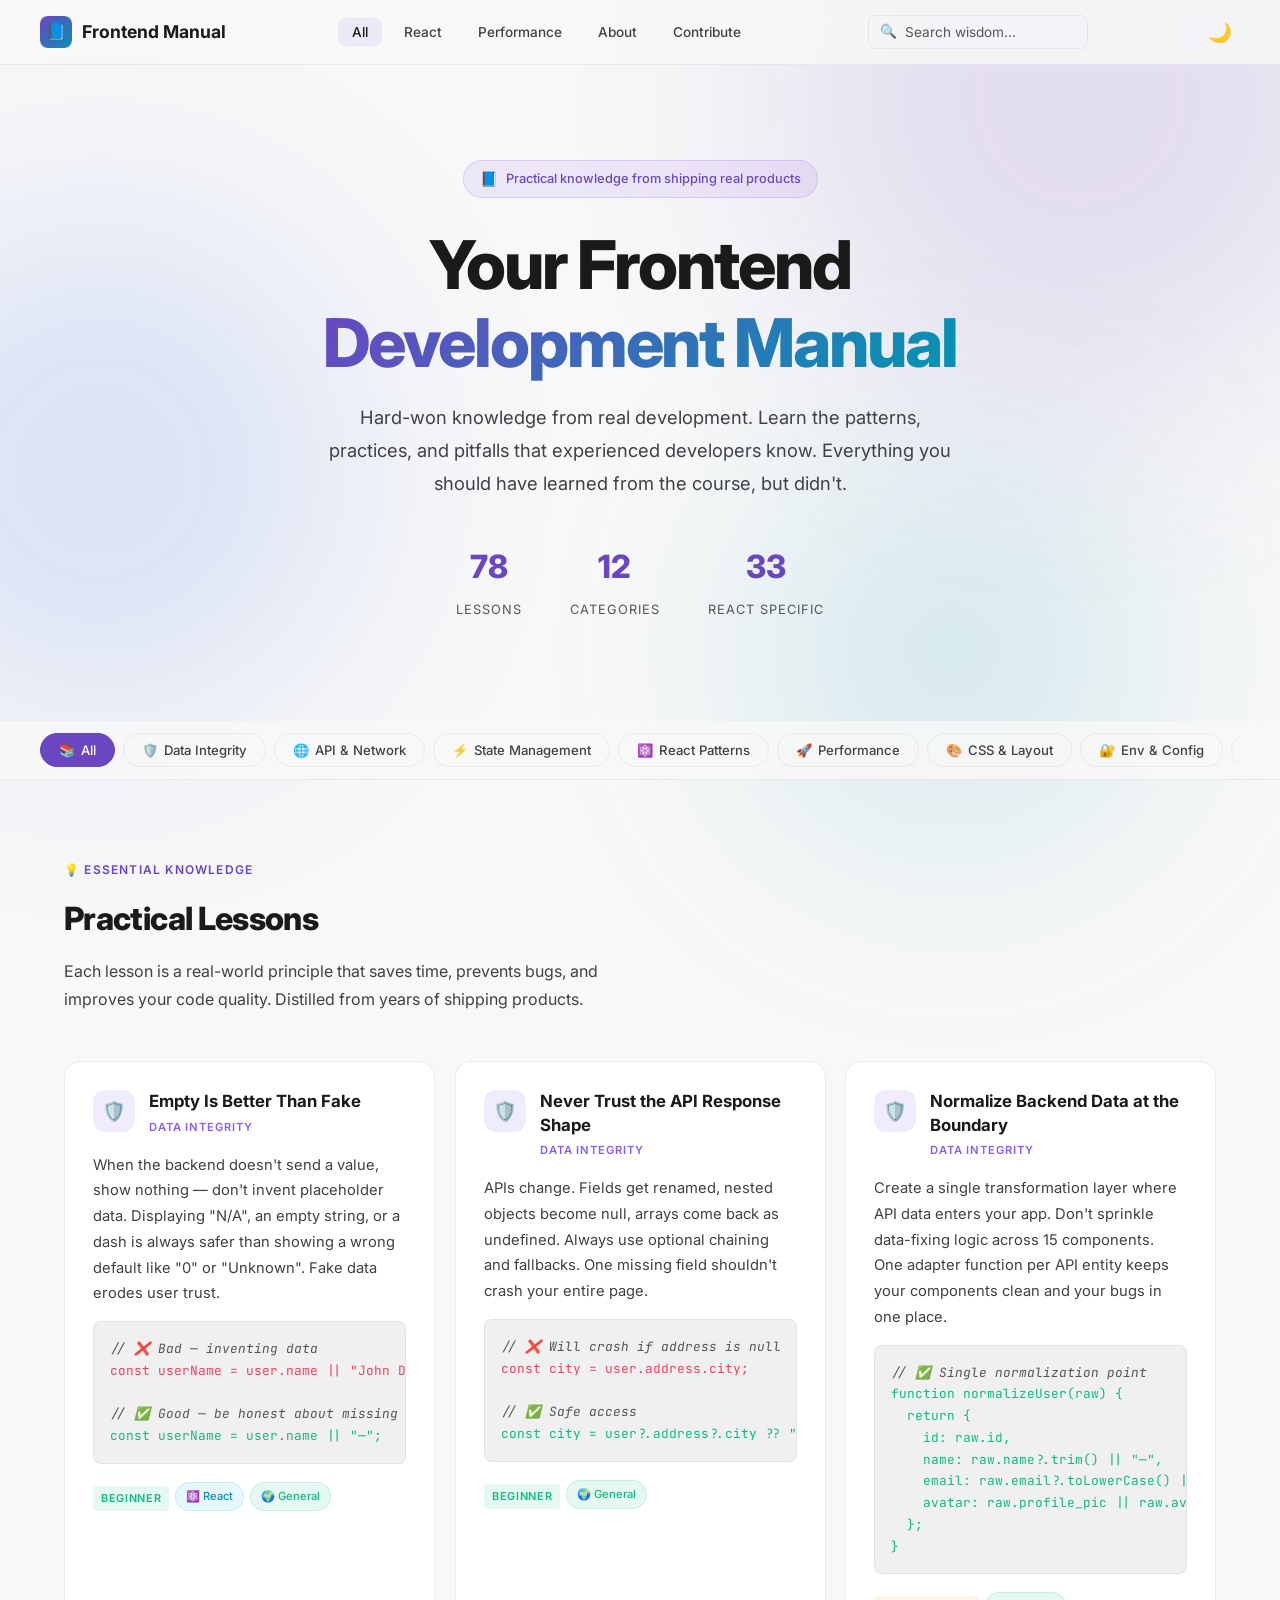
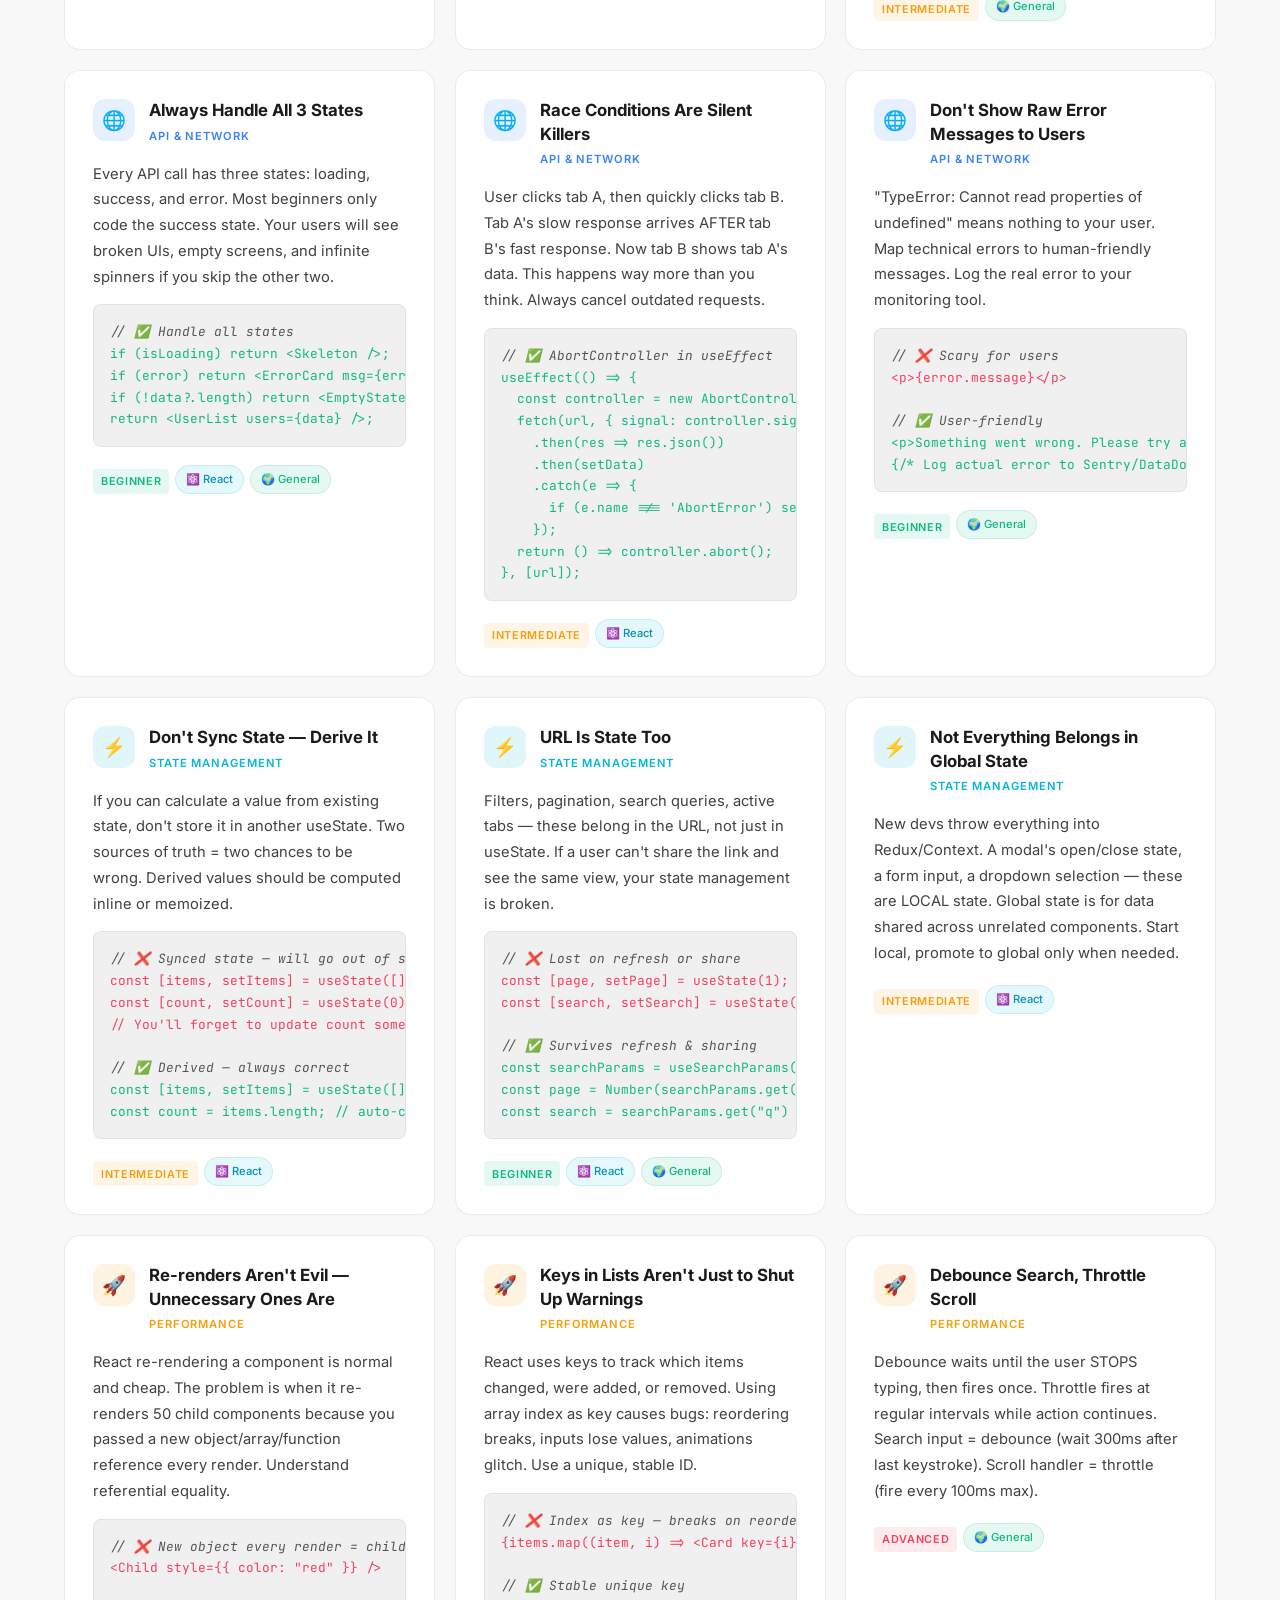
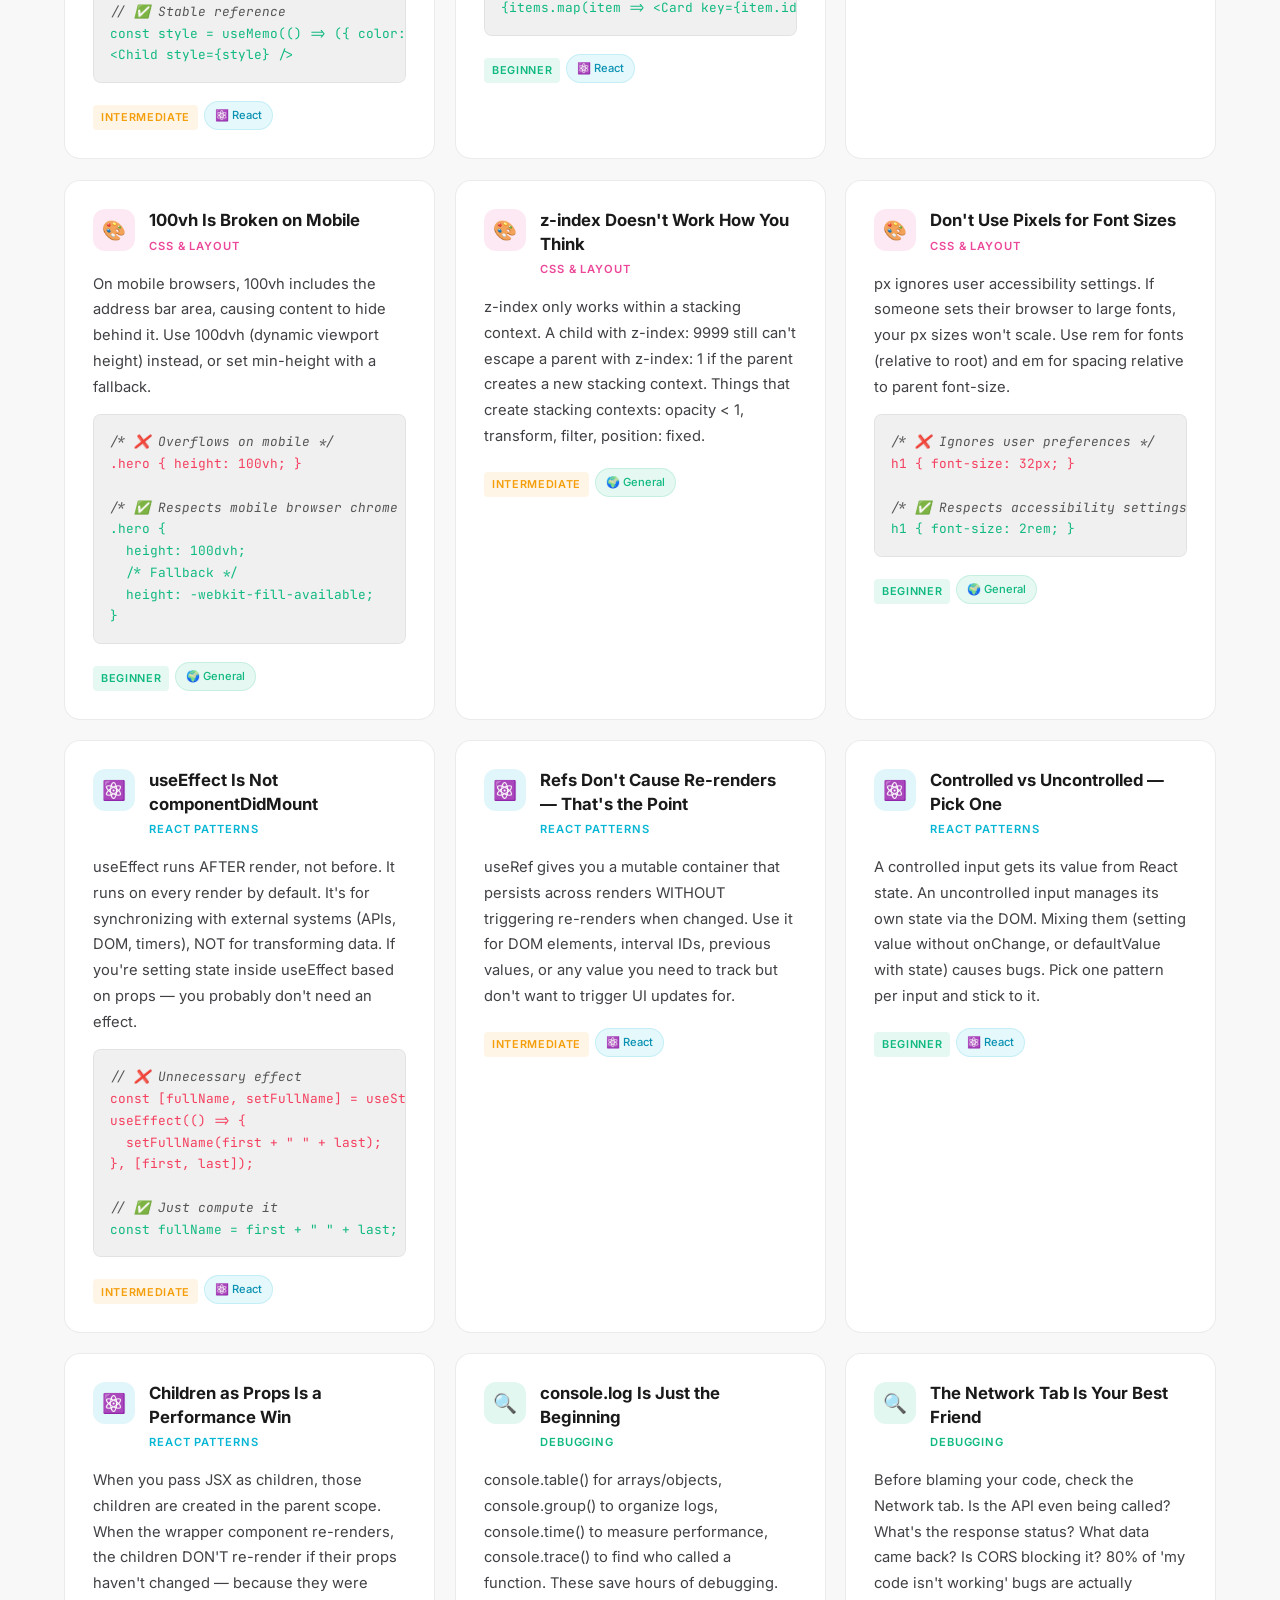
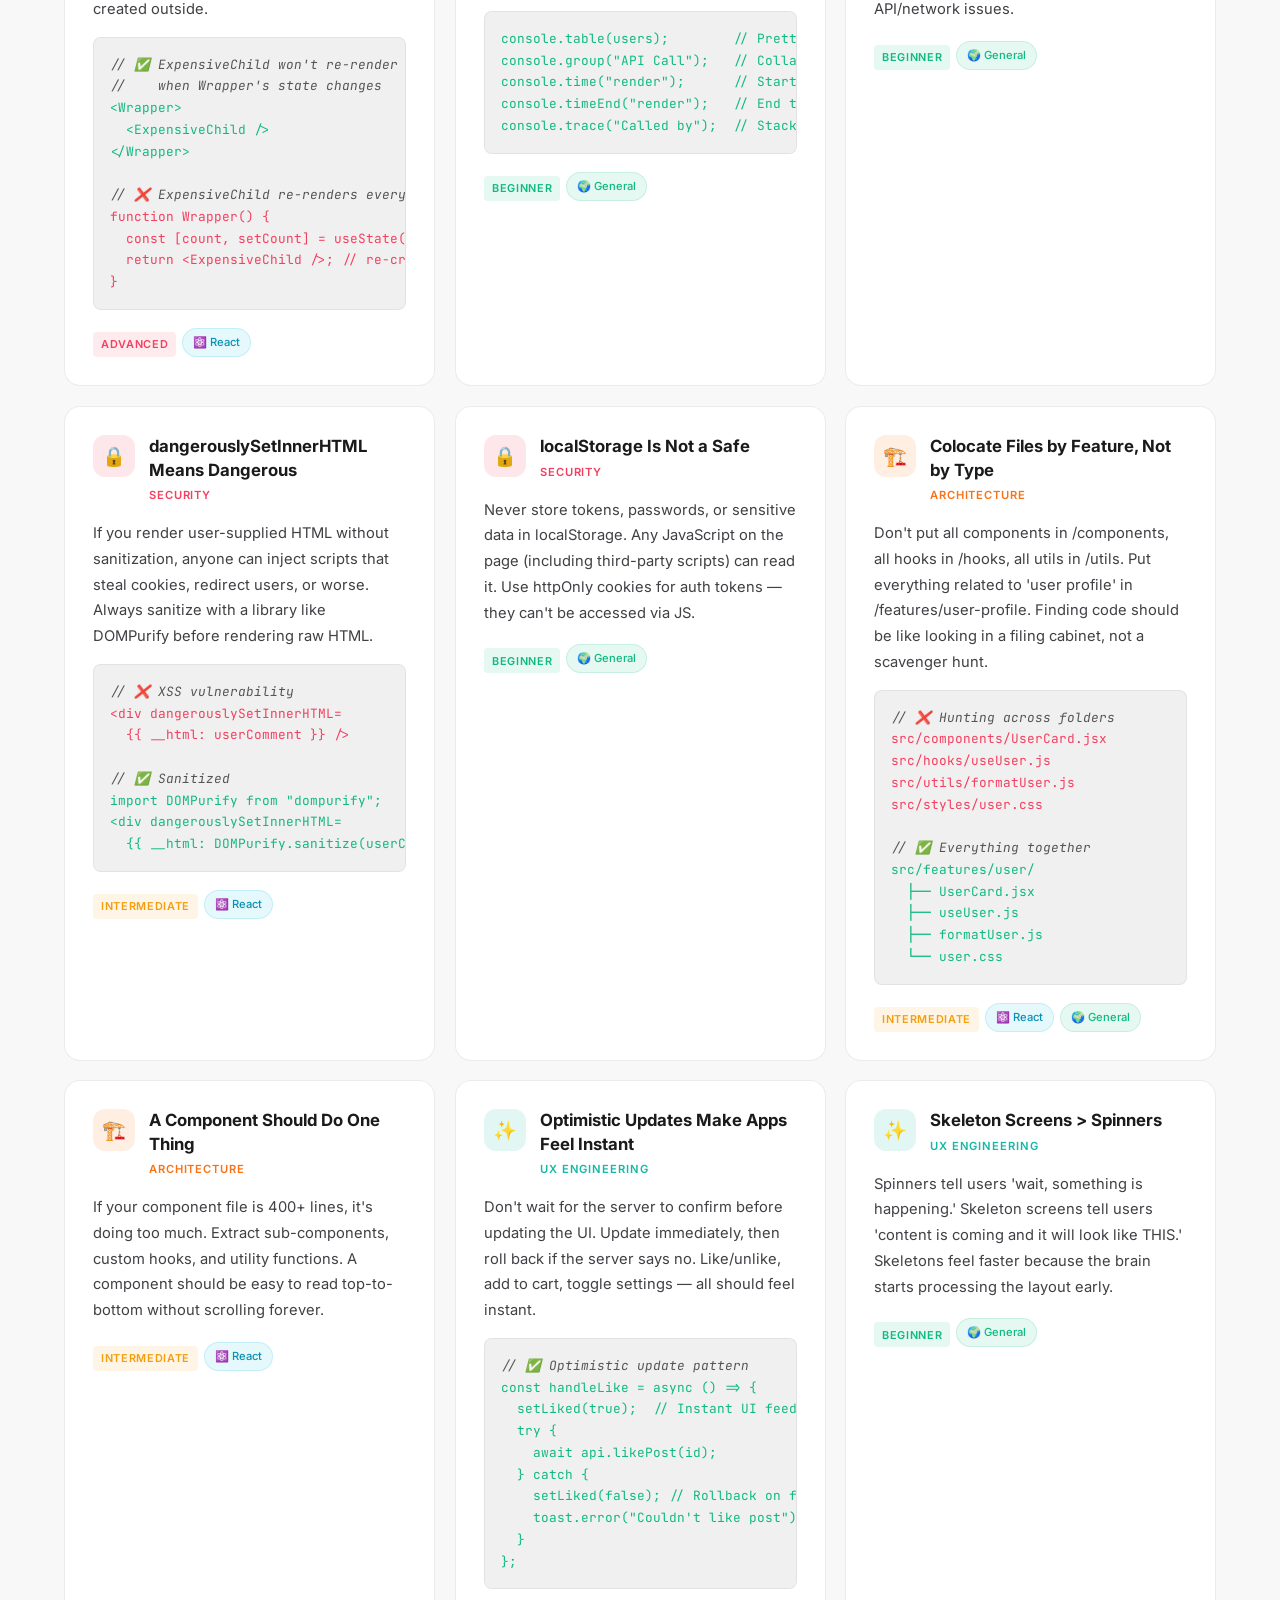
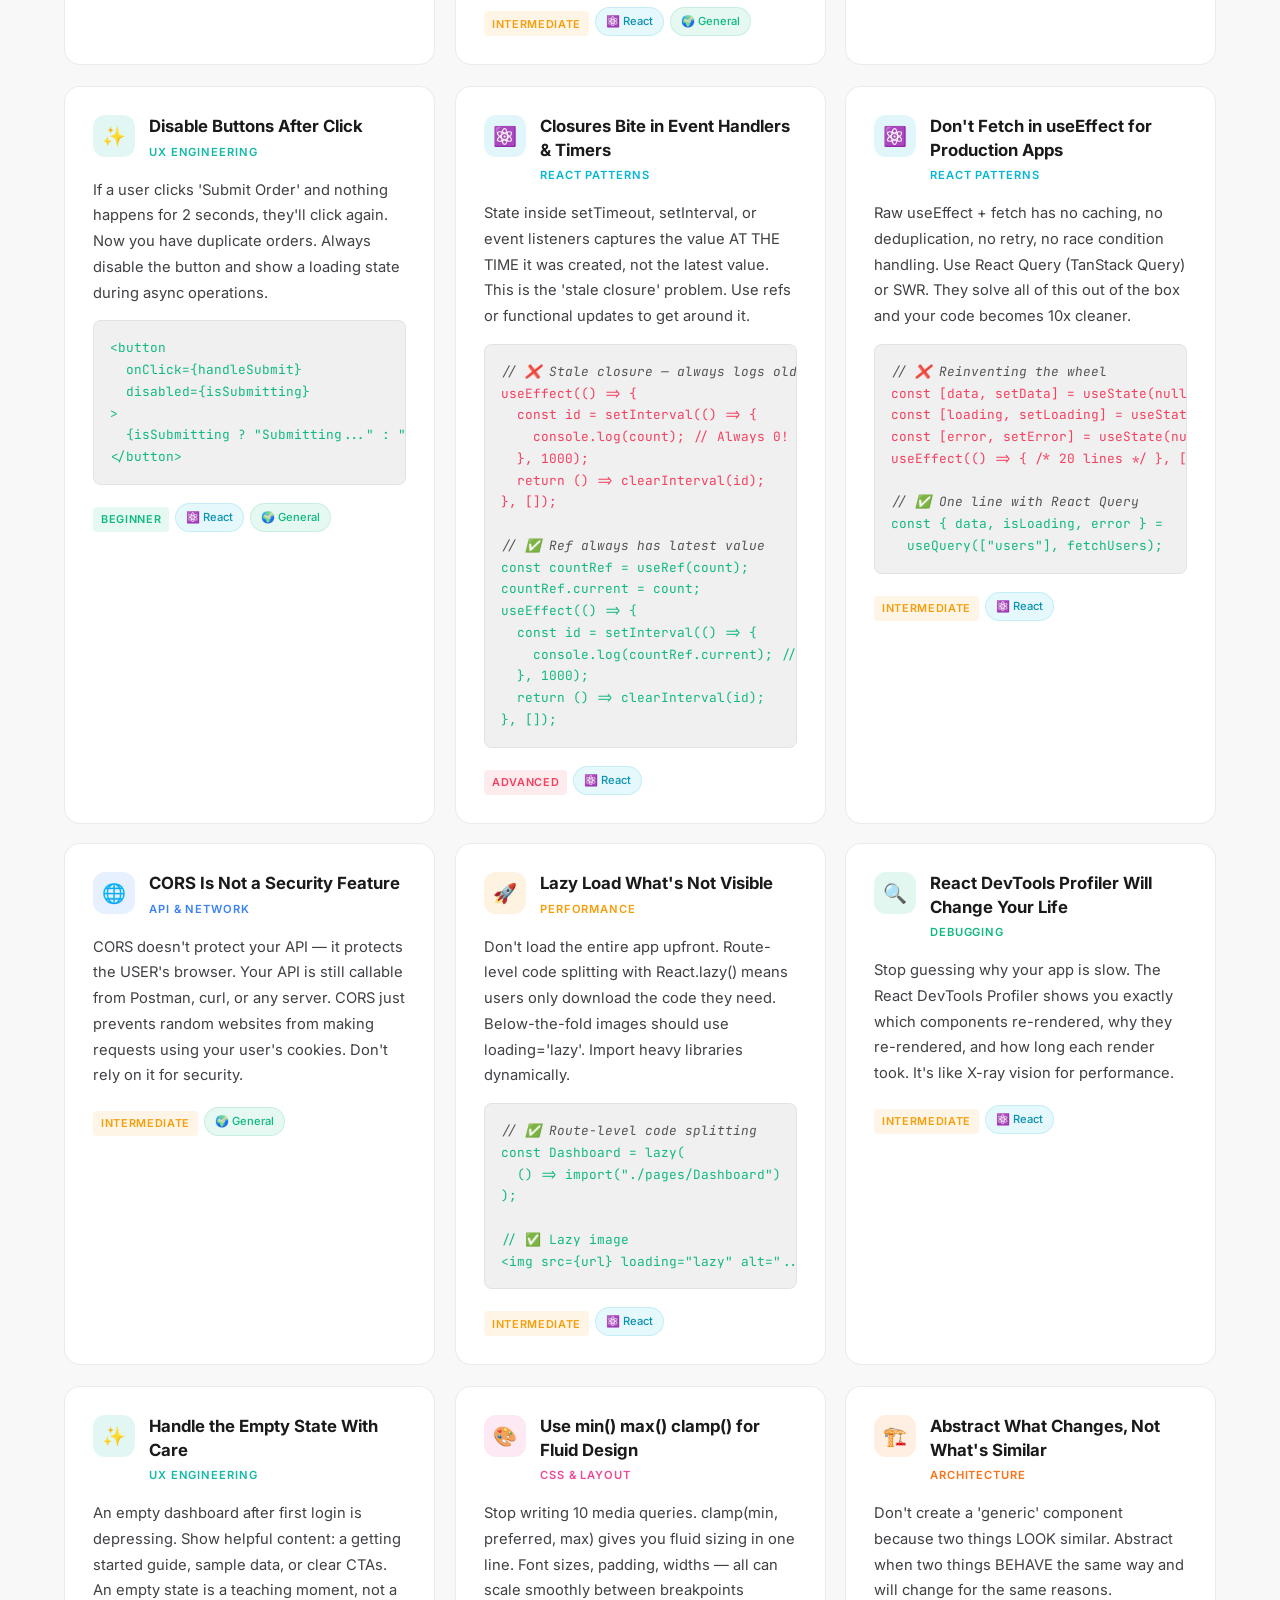
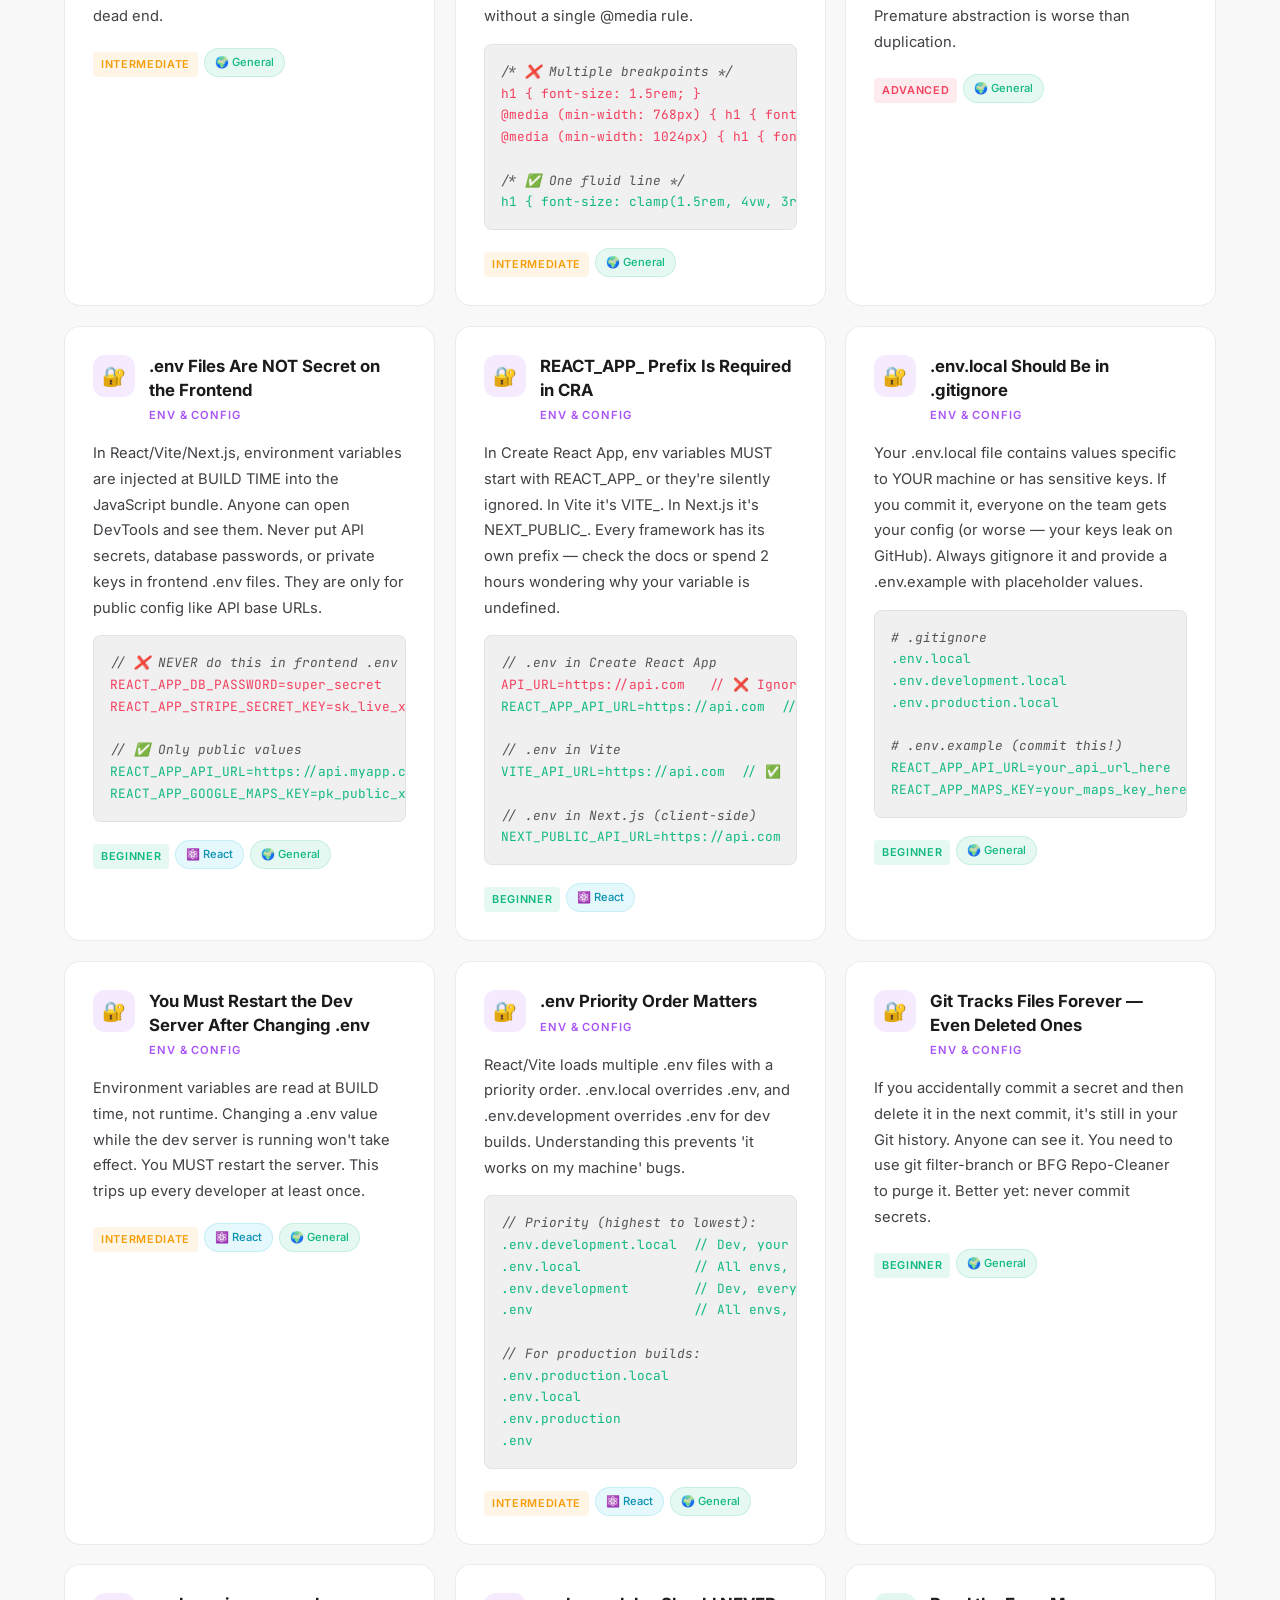
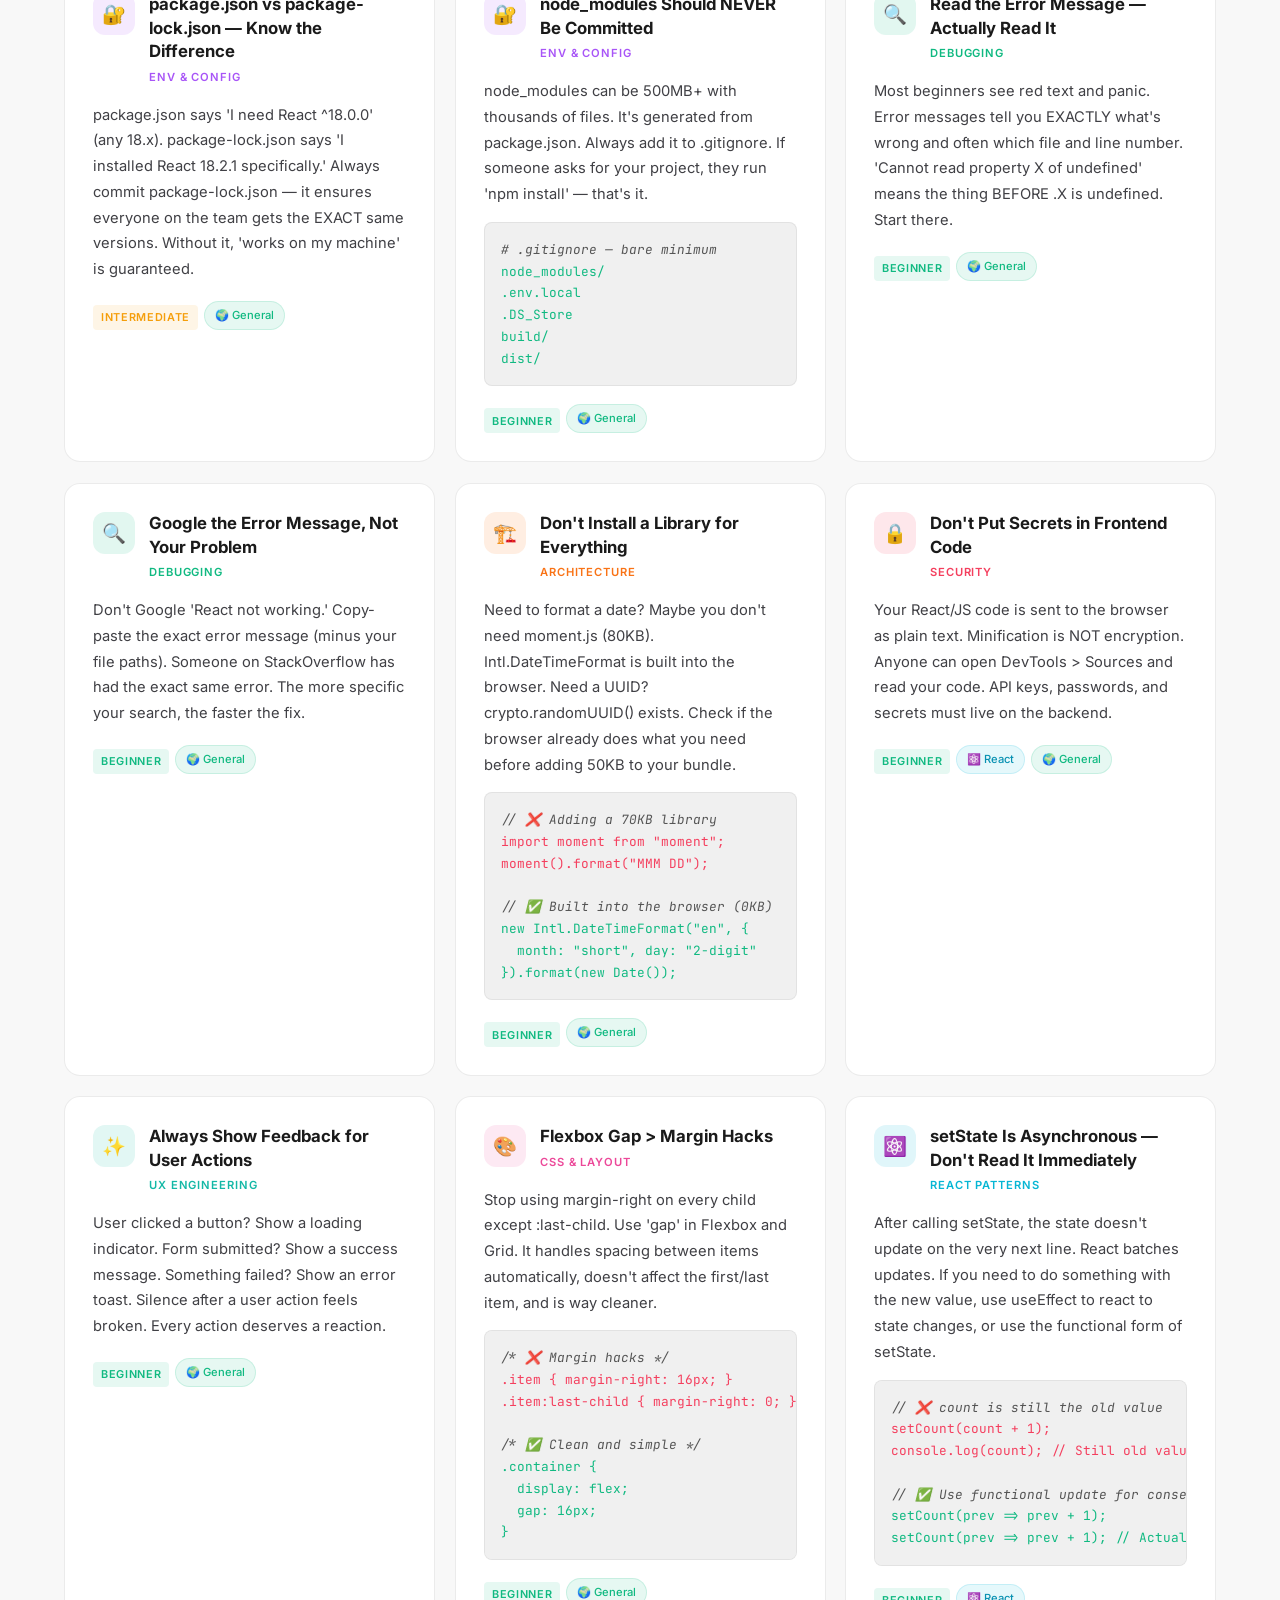
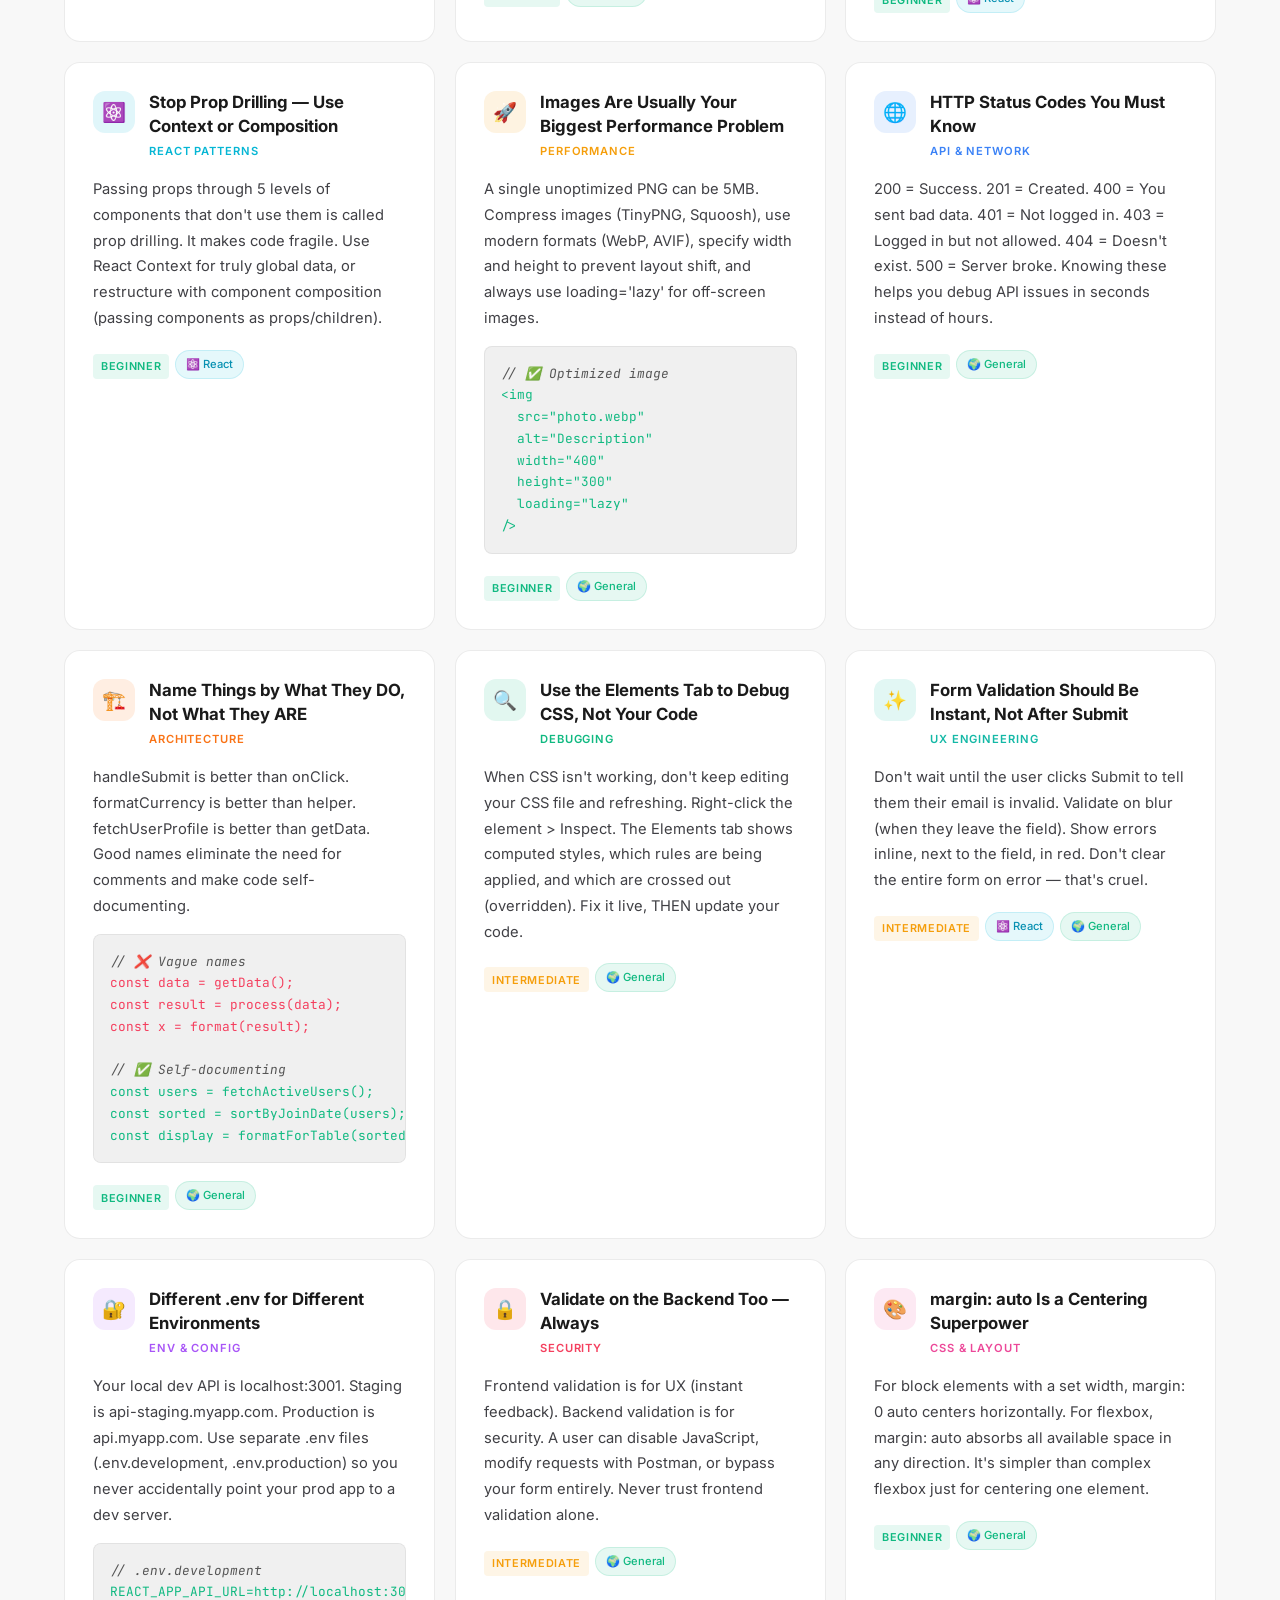
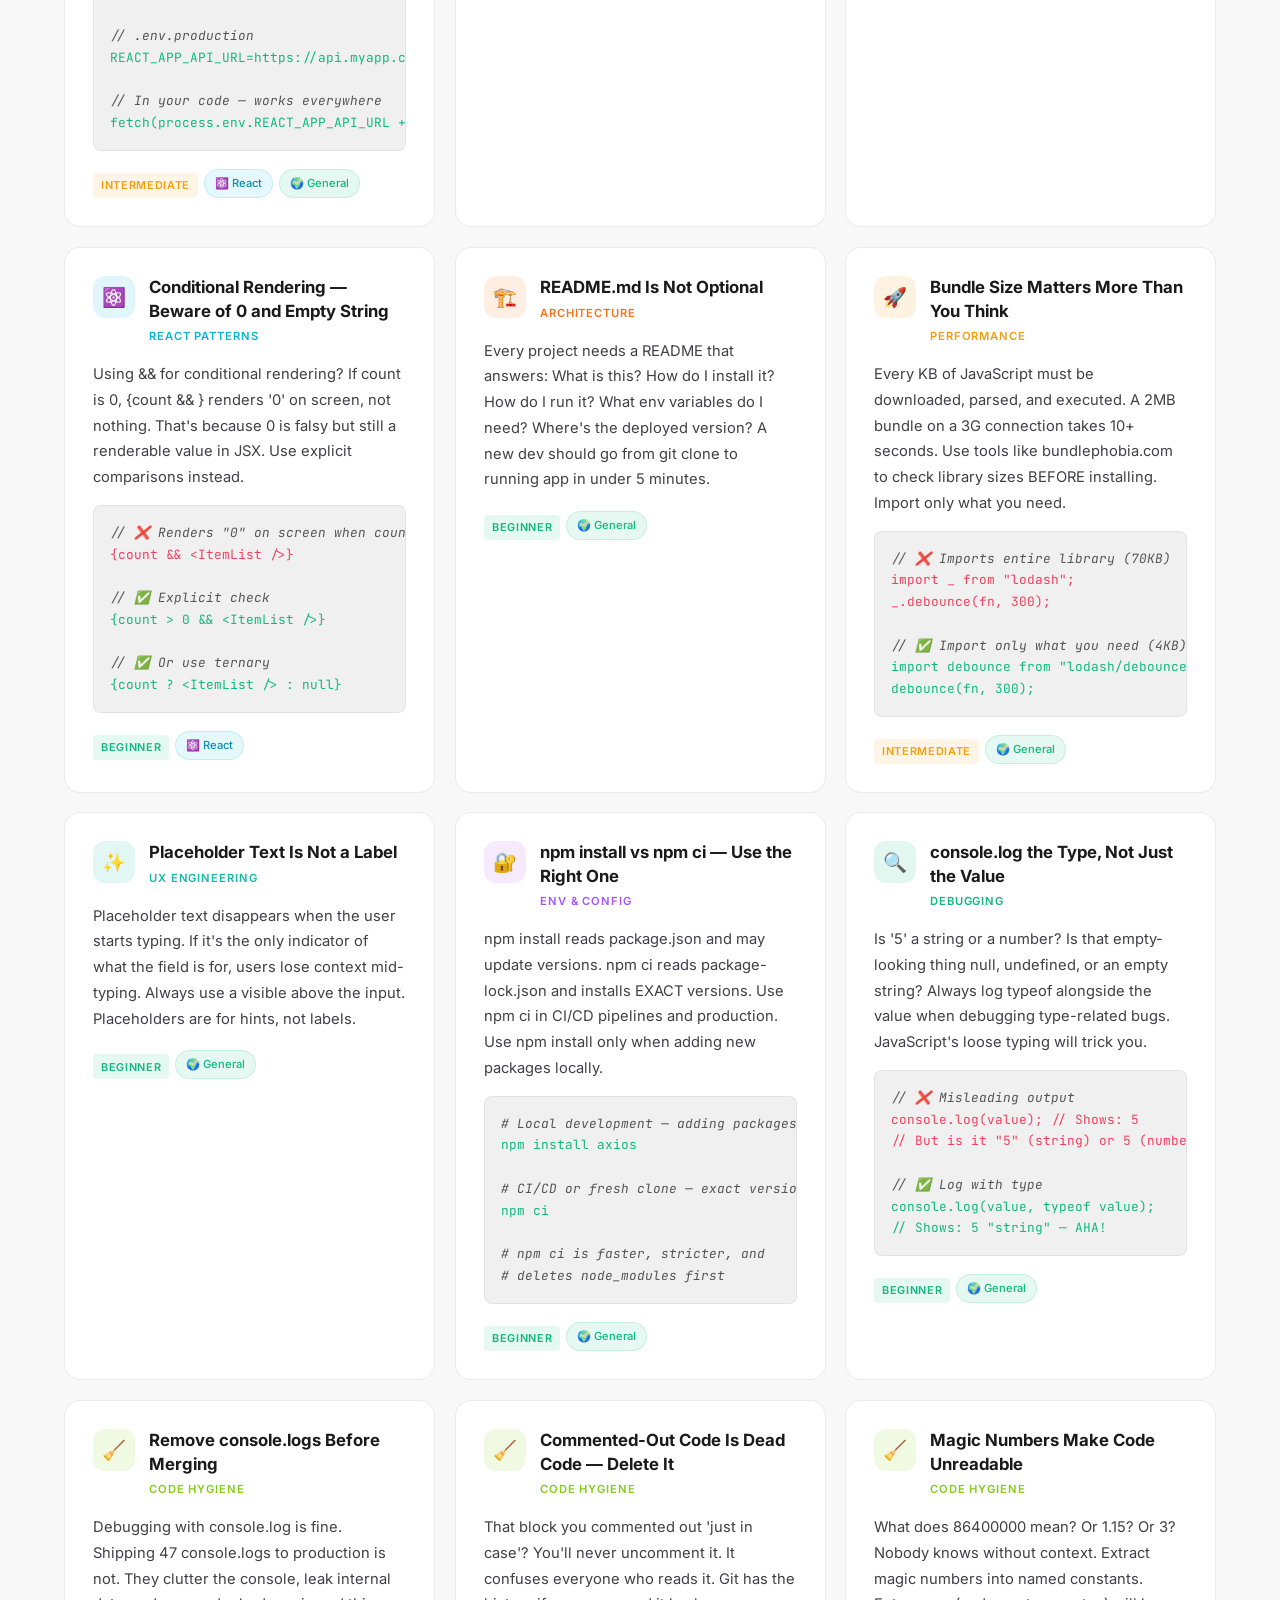
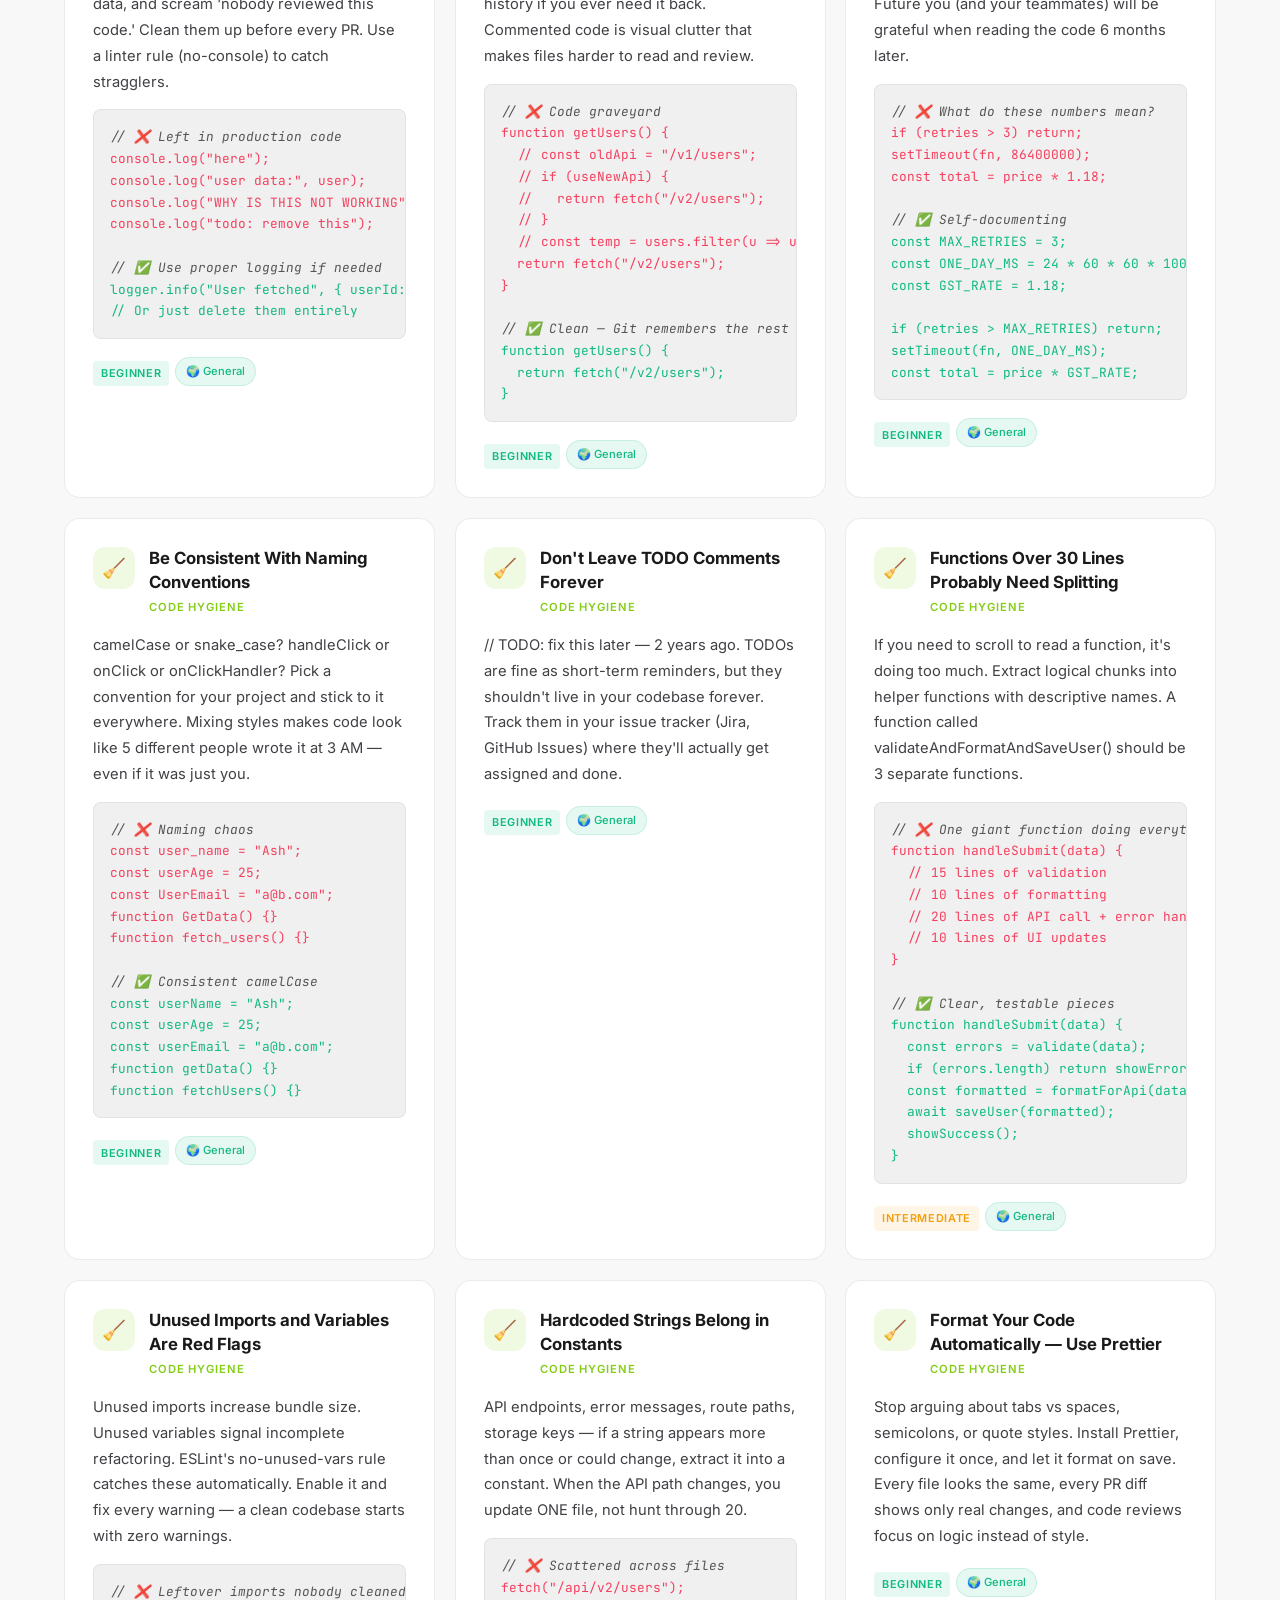
<file: index.html>
<!doctype html>
<html lang="en">
  <head>
    <meta charset="UTF-8" />
    <meta name="viewport" content="width=device-width, initial-scale=1.0" />
    <title>Frontend Manual — Practical Wisdom for Real Development</title>
    <meta
      name="description"
      content="A curated collection of practical frontend development knowledge learned through experience. React patterns, data integrity, performance, and more — written for developers shipping real products."
    />
    <link
      rel="icon"
      href="data:image/svg+xml,<svg xmlns='http://www.w3.org/2000/svg' viewBox='0 0 100 100'><text y='.9em' font-size='90'>🧠</text></svg>"
    />
    <link rel="stylesheet" href="styles.css" />
  </head>
  <body>
    <!-- Background Glows -->
    <div class="bg-glow bg-glow--purple"></div>
    <div class="bg-glow bg-glow--blue"></div>
    <div class="bg-glow bg-glow--cyan"></div>

    <!-- Navbar -->
    <nav class="navbar" id="navbar">
      <div class="navbar__inner">
        <a href="index.html" class="navbar__logo">
          <div class="navbar__logo-icon">📘</div>
          Frontend Manual
        </a>
        <ul class="navbar__links">
          <li><a href="index.html" data-nav="all" class="active">All</a></li>
          <li><a href="index.html" data-nav="react">React</a></li>
          <li><a href="index.html" data-nav="performance">Performance</a></li>
          <li><a href="about.html">About</a></li>
          <li><a href="contribute.html">Contribute</a></li>
        </ul>
        <div class="navbar__search">
          <span class="navbar__search-icon">🔍</span>
          <input
            type="text"
            id="search-input"
            placeholder="Search wisdom..."
            autocomplete="off"
            aria-label="Search lessons"
          />
        </div>
        <button id="theme-toggle" aria-label="Toggle dark mode">🌙</button>
        <button class="navbar__hamburger" id="hamburger" aria-label="Menu">
          ☰
        </button>
      </div>
    </nav>

    <!-- Mobile Menu -->
    <div class="mobile-menu" id="mobile-menu">
      <a href="#" data-nav="all">📚 All Wisdom</a>
      <a href="#" data-nav="data-integrity">🛡️ Data Integrity</a>
      <a href="#" data-nav="api-network">🌐 API & Network</a>
      <a href="#" data-nav="state-management">⚡ State Management</a>
      <a href="#" data-nav="react">⚛️ React Patterns</a>
      <a href="#" data-nav="performance">🚀 Performance</a>
      <a href="#" data-nav="css-layout">🎨 CSS & Layout</a>
      <a href="#" data-nav="debugging">🔍 Debugging</a>
      <a href="#" data-nav="security">🔒 Security</a>
      <a href="#" data-nav="architecture">🏗️ Architecture</a>
      <a href="#" data-nav="ux-engineering">✨ UX Engineering</a>
    </div>

    <!-- Hero -->
    <header class="hero">
      <div class="hero__badge">
        <span>📘</span> Practical knowledge from shipping real products
      </div>
      <h1 class="hero__title">
        Your Frontend<br /><span class="gradient-text">Development Manual</span>
      </h1>
      <p class="hero__subtitle">
        Hard-won knowledge from real development. Learn the patterns, practices,
        and pitfalls that experienced developers know. Everything you should
        have learned from the course, but didn't.
      </p>
      <div class="hero__stats">
        <div class="hero__stat">
          <div class="hero__stat-number" id="stat-cards">0</div>
          <div class="hero__stat-label">Lessons</div>
        </div>
        <div class="hero__stat">
          <div class="hero__stat-number" id="stat-categories">0</div>
          <div class="hero__stat-label">Categories</div>
        </div>
        <div class="hero__stat">
          <div class="hero__stat-number" id="stat-react">0</div>
          <div class="hero__stat-label">React Specific</div>
        </div>
      </div>
    </header>

    <!-- Filter Bar -->
    <div class="filter-bar">
      <div class="filter-bar__inner" id="filter-bar">
        <!-- Rendered by JS -->
      </div>
    </div>

    <!-- Cards Section -->
    <main class="section" id="wisdom-section">
      <div class="section__header">
        <div class="section__eyebrow" style="color: var(--accent-purple-light)">
          💡 Essential Knowledge
        </div>
        <h2 class="section__title">Practical Lessons</h2>
        <p class="section__desc">
          Each lesson is a real-world principle that saves time, prevents bugs,
          and improves your code quality. Distilled from years of shipping
          products.
        </p>
      </div>
      <div class="cards-grid" id="cards-grid">
        <!-- Rendered by JS -->
      </div>
    </main>

    <!-- Footer -->
    <footer class="footer">
      <p class="footer__text">
        Made for every frontend developer building real products.<br />
        <small>Have a wisdom to add? This is an open knowledge base.</small>
      </p>
    </footer>

    <!-- Scroll to top -->
    <button class="scroll-top" id="scroll-top" aria-label="Scroll to top">
      ↑
    </button>

    <script src="data.js"></script>
    <script src="script.js"></script>
  </body>
</html>
</file>
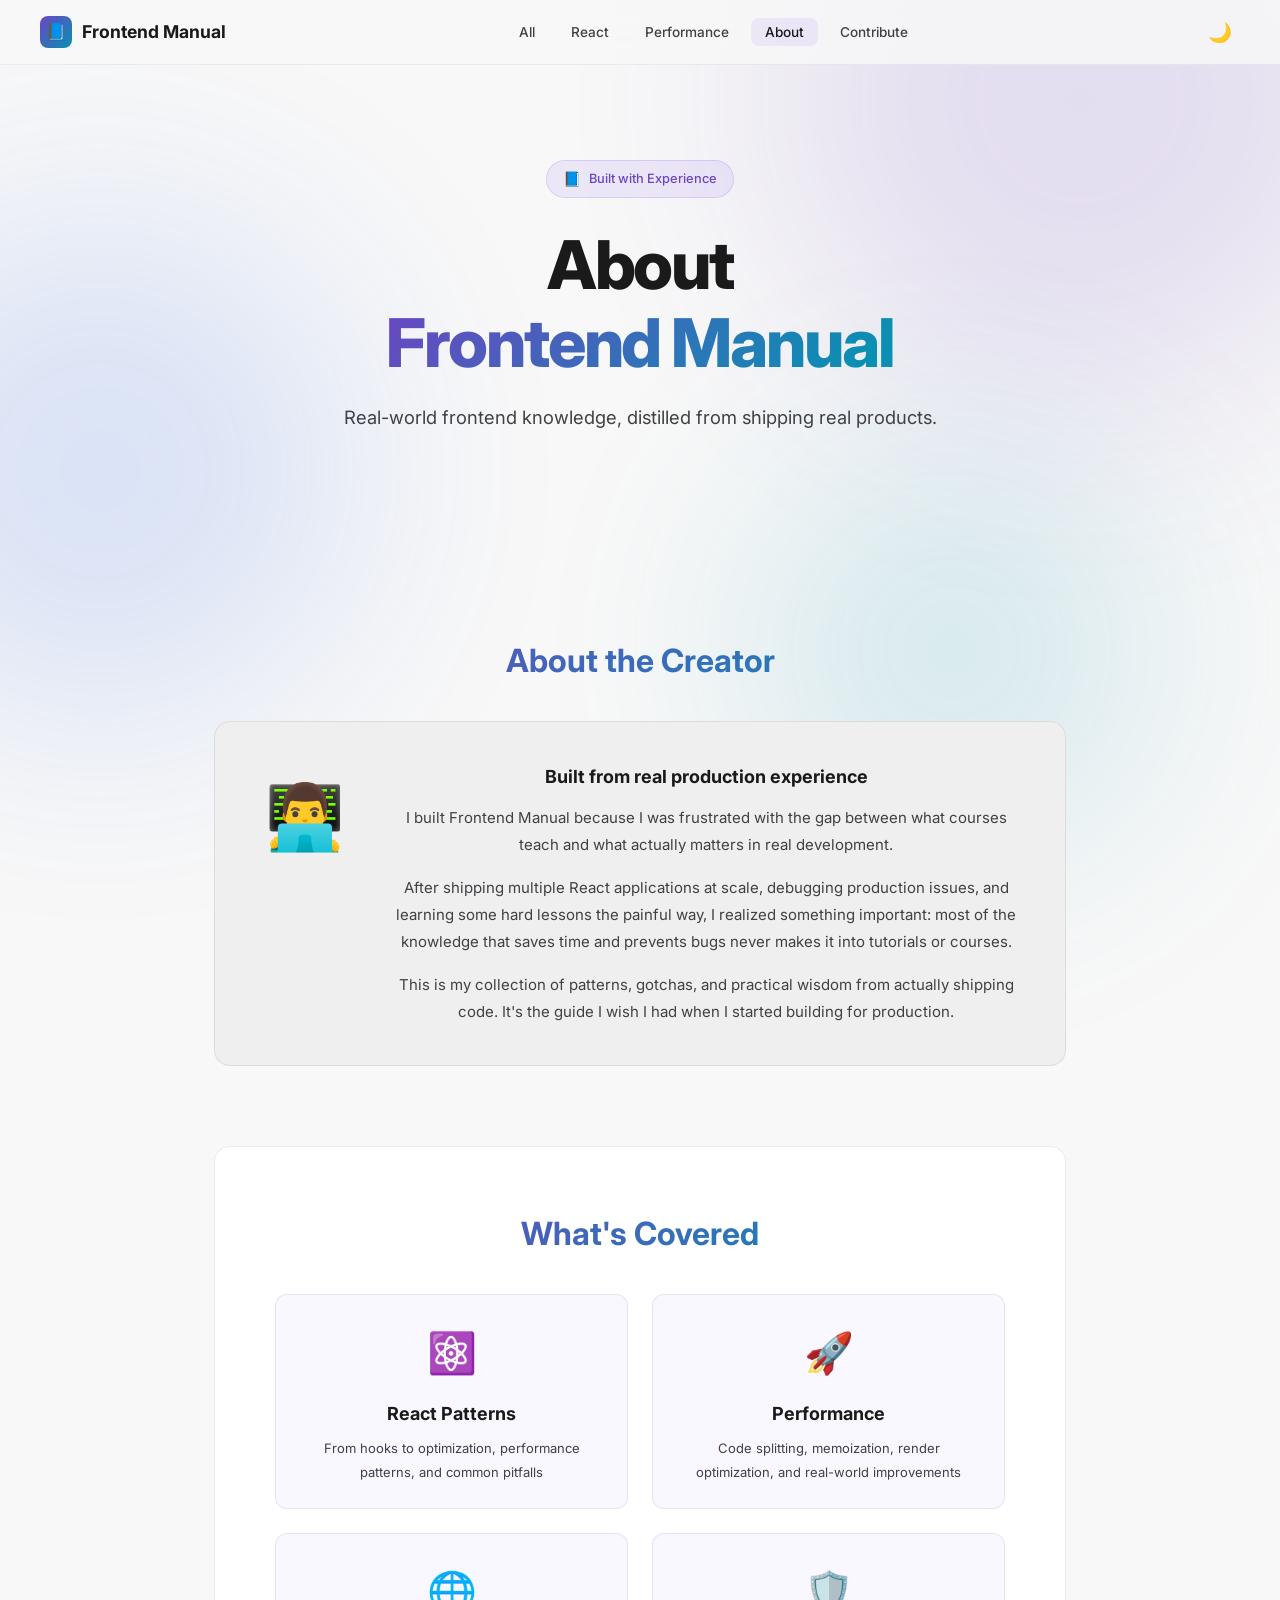
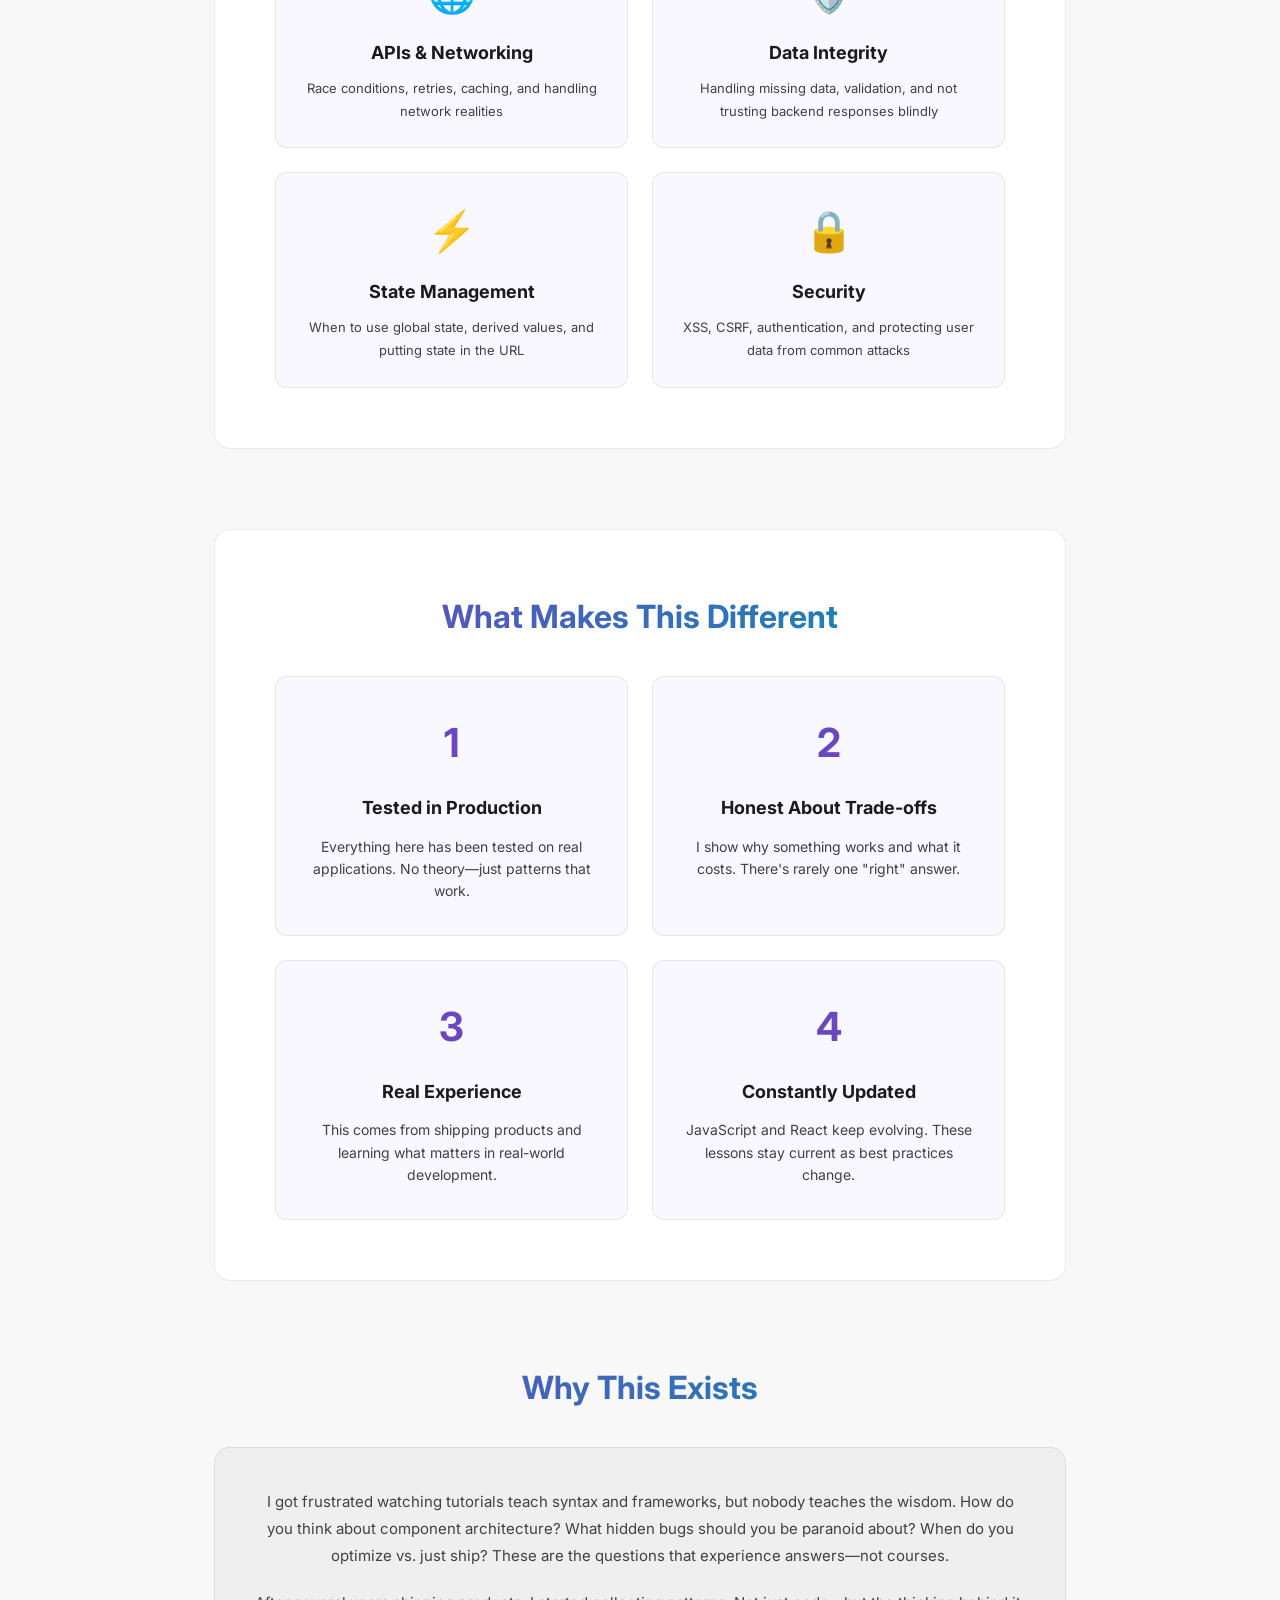
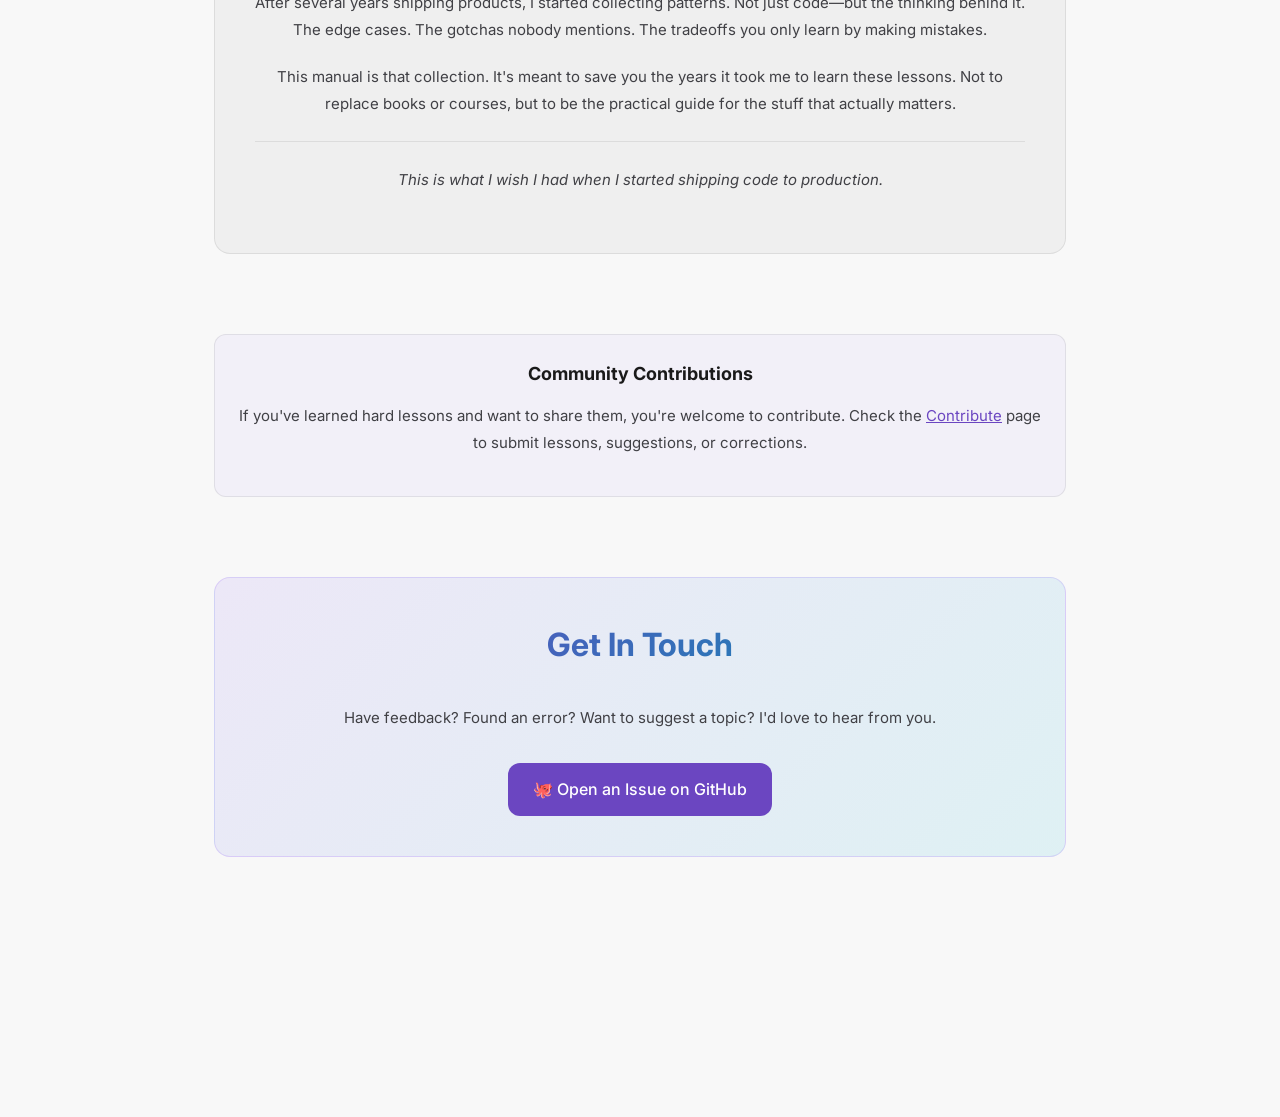
<file: about.html>
<!doctype html>
<html lang="en">
  <head>
    <meta charset="UTF-8" />
    <meta name="viewport" content="width=device-width, initial-scale=1.0" />
    <title>About — Frontend Manual</title>
    <meta
      name="description"
      content="Learn about Frontend Manual, our mission, and the team behind it."
    />
    <link
      rel="icon"
      href="data:image/svg+xml,<svg xmlns='http://www.w3.org/2000/svg' viewBox='0 0 100 100'><text y='.9em' font-size='90'>📘</text></svg>"
    />
    <link rel="stylesheet" href="styles.css" />
  </head>
  <body>
    <!-- Background Glows -->
    <div class="bg-glow bg-glow--purple"></div>
    <div class="bg-glow bg-glow--blue"></div>
    <div class="bg-glow bg-glow--cyan"></div>

    <!-- Navbar -->
    <nav class="navbar" id="navbar">
      <div class="navbar__inner">
        <a href="index.html" class="navbar__logo">
          <div class="navbar__logo-icon">📘</div>
          Frontend Manual
        </a>
        <ul class="navbar__links">
          <li><a href="index.html">All</a></li>
          <li><a href="index.html">React</a></li>
          <li><a href="index.html">Performance</a></li>
          <li><a href="about.html" class="active">About</a></li>
          <li><a href="contribute.html">Contribute</a></li>
        </ul>
        <button id="theme-toggle" aria-label="Toggle dark mode">🌙</button>
        <button class="navbar__hamburger" id="hamburger" aria-label="Menu">
          ☰
        </button>
      </div>
    </nav>

    <!-- Mobile Menu -->
    <div class="mobile-menu" id="mobile-menu">
      <a href="index.html" data-nav="all">📚 All Wisdom</a>
      <a href="index.html" data-nav="react">⚛️ React Patterns</a>
      <a href="index.html" data-nav="performance">🚀 Performance</a>
      <a href="about.html">About</a>
      <a href="contribute.html">Contribute</a>
    </div>

    <!-- Hero -->
    <header class="hero">
        <div class="hero__badge"><span>📘</span> Built with Experience</div>
        <h1 class="hero__title">
          About<br /><span class="gradient-text">Frontend Manual</span>
        </h1>
        <p class="hero__subtitle">
          Real-world frontend knowledge, distilled from shipping real products.

    <!-- Main Content -->
    <main class="section about-section">
      <!-- About Creator -->
      <div class="about-block">
        <h2>About the Creator</h2>
        <div class="creator-box">
          <div class="creator-avatar">👨‍💻</div>
          <div class="creator-content">
            <h3 class="creator-name">Built from real production experience</h3>
            <p class="creator-bio">
              I built Frontend Manual because I was frustrated with the gap between what courses teach and what actually matters in real development.
            </p>
            <p class="creator-bio">
              After shipping multiple React applications at scale, debugging production issues, and learning some hard lessons the painful way, I realized something important: most of the knowledge that saves time and prevents bugs never makes it into tutorials or courses.
            </p>
            <p class="creator-bio">
              This is my collection of patterns, gotchas, and practical wisdom from actually shipping code. It's the guide I wish I had when I started building for production.
            </p>
          </div>
        </div>
      </div>

      <!-- What's Covered -->
      <div class="about-block about-block--alt">
        <h2>What's Covered</h2>
        <div class="coverage-grid">
          <div class="coverage-item">
            <div class="coverage-item__icon">⚛️</div>
            <h3>React Patterns</h3>
            <p>From hooks to optimization, performance patterns, and common pitfalls</p>
          </div>
          <div class="coverage-item">
            <div class="coverage-item__icon">🚀</div>
            <h3>Performance</h3>
            <p>Code splitting, memoization, render optimization, and real-world improvements</p>
          </div>
          <div class="coverage-item">
            <div class="coverage-item__icon">🌐</div>
            <h3>APIs & Networking</h3>
            <p>Race conditions, retries, caching, and handling network realities</p>
          </div>
          <div class="coverage-item">
            <div class="coverage-item__icon">🛡️</div>
            <h3>Data Integrity</h3>
            <p>Handling missing data, validation, and not trusting backend responses blindly</p>
          </div>
          <div class="coverage-item">
            <div class="coverage-item__icon">⚡</div>
            <h3>State Management</h3>
            <p>When to use global state, derived values, and putting state in the URL</p>
          </div>
          <div class="coverage-item">
            <div class="coverage-item__icon">🔒</div>
            <h3>Security</h3>
            <p>XSS, CSRF, authentication, and protecting user data from common attacks</p>
          </div>
        </div>
      </div>



      <!-- What Makes This Different -->
      <div class="about-block about-block--alt">
        <h2>What Makes This Different</h2>
        <div class="values-grid">
          <div class="value-card">
            <div class="value-card__number">1</div>
            <h3>Tested in Production</h3>
            <p>Everything here has been tested on real applications. No theory—just patterns that work.</p>
          </div>
          <div class="value-card">
            <div class="value-card__number">2</div>
            <h3>Honest About Trade-offs</h3>
            <p>I show why something works and what it costs. There's rarely one "right" answer.</p>
          </div>
          <div class="value-card">
            <div class="value-card__number">3</div>
            <h3>Real Experience</h3>
            <p>This comes from shipping products and learning what matters in real-world development.</p>
          </div>
          <div class="value-card">
            <div class="value-card__number">4</div>
            <h3>Constantly Updated</h3>
            <p>JavaScript and React keep evolving. These lessons stay current as best practices change.</p>
          </div>
        </div>
      </div>

      <!-- Why This Exists -->
      <div class="about-block">
        <h2>Why This Exists</h2>
        <div class="why-content">
          <p>
            I got frustrated watching tutorials teach syntax and frameworks, but nobody teaches the wisdom. 
            How do you think about component architecture? What hidden bugs should you be paranoid about? 
            When do you optimize vs. just ship? These are the questions that experience answers—not courses.
          </p>
          <p>
            After several years shipping products, I started collecting patterns. Not just code—but the thinking behind it. 
            The edge cases. The gotchas nobody mentions. The tradeoffs you only learn by making mistakes.
          </p>
          <p>
            This manual is that collection. It's meant to save you the years it took me to learn these lessons. 
            Not to replace books or courses, but to be the practical guide for the stuff that actually matters.
          </p>
          <p style="margin-top: 24px; padding-top: 24px; border-top: 1px solid var(--border-card); color: var(--text-secondary); font-style: italic;">
            This is what I wish I had when I started shipping code to production.
          </p>
        </div>
      </div>

      <!-- Community Contributions Note -->
      <div class="about-block about-block--contributions">
        <div class="contributions-content">
          <h3>Community Contributions</h3>
          <p>
            If you've learned hard lessons and want to share them, you're welcome to contribute. 
            Check the <a href="contribute.html" style="color: var(--accent-purple-light); text-decoration: underline;">Contribute</a> page to submit lessons, suggestions, or corrections.
          </p>
        </div>
      </div>

      <!-- Contact -->
      <div class="about-block about-block--contact">
        <h2>Get In Touch</h2>
        <p>Have feedback? Found an error? Want to suggest a topic? I'd love to hear from you.</p>
        <div class="contact-buttons">
          <a href="https://github.com/divya9936/frontend-manual/issues" target="_blank" class="contact-btn"
            >🐙 Open an Issue on GitHub</a
          >
        </div>
      </div>
    </main>

    <script>
      // Mobile menu toggle
      const hamburger = document.getElementById("hamburger");
      const mobileMenu = document.getElementById("mobile-menu");
      if (hamburger) {
        hamburger.addEventListener("click", () => {
          mobileMenu?.classList.toggle("active");
        });
      }

      // Theme toggle
      const themeToggleBtn = document.getElementById("theme-toggle");
      function initTheme() {
        const savedTheme = localStorage.getItem("theme");
        const prefersDark = window.matchMedia("(prefers-color-scheme: dark)").matches;
        const theme = savedTheme || (prefersDark ? "dark" : "light");
        setTheme(theme);
      }
      function setTheme(theme) {
        document.documentElement.setAttribute("data-theme", theme);
        localStorage.setItem("theme", theme);
        if (themeToggleBtn) {
          themeToggleBtn.textContent = theme === "dark" ? "☀️" : "🌙";
          themeToggleBtn.setAttribute("aria-label", `Switch to ${theme === "dark" ? "light" : "dark"} mode`);
        }
      }
      if (themeToggleBtn) {
        themeToggleBtn.addEventListener("click", () => {
          const currentTheme = document.documentElement.getAttribute("data-theme");
          const newTheme = currentTheme === "dark" ? "light" : "dark";
          setTheme(newTheme);
        });
      }
      initTheme();
    </script>

    <style>
      .about-section {
        max-width: 900px;
      }

      .about-block {
        margin: 80px 0;
      }

      .about-block--alt {
        background: var(--bg-card);
        border: 1px solid var(--border-card);
        border-radius: var(--radius-lg);
        padding: 60px;
        margin: 80px 0;
      }

      .about-block--contact {
        background: linear-gradient(
          135deg,
          rgba(139, 92, 246, 0.1),
          rgba(3, 182, 212, 0.1)
        );
        border: 1px solid var(--border-hover);
        text-align: center;
        padding: 40px;
        border-radius: var(--radius-lg);
      }

      .about-block--contributions {
        background: rgba(139, 92, 246, 0.05);
        border: 1px solid var(--border-card);
        padding: 24px;
        border-radius: var(--radius-md);
      }

      .contributions-content {
        text-align: center;
      }

      .contributions-content h3 {
        margin-bottom: 12px;
        color: var(--text-primary);
      }

      .contributions-content p {
        color: var(--text-secondary);
        font-size: 14px;
      }

      .creator-box {
        display: flex;
        gap: 32px;
        align-items: flex-start;
        background: var(--bg-secondary);
        padding: 40px;
        border-radius: var(--radius-lg);
        border: 1px solid var(--border-card);
      }

      .creator-avatar {
        font-size: 64px;
        min-width: 100px;
        text-align: center;
      }

      .creator-content h3 {
        font-size: 20px;
        margin-top: 0;
      }

      .creator-bio {
        color: var(--text-secondary);
        line-height: 1.8;
        margin-bottom: 16px;
      }

      .creator-bio:last-of-type {
        margin-bottom: 0;
      }

      .about-block h2 {
        font-size: 32px;
        margin-bottom: 32px;
        background: linear-gradient(
          135deg,
          var(--accent-purple-light),
          var(--accent-cyan)
        );
        -webkit-background-clip: text;
        -webkit-text-fill-color: transparent;
        background-clip: text;
      }

      .about-block h3 {
        font-size: 18px;
        margin-bottom: 12px;
        color: var(--text-primary);
      }

      .about-block p {
        color: var(--text-secondary);
        line-height: 1.8;
        margin-bottom: 16px;
        font-size: 15px;
      }

      .about-block__content {
        margin-bottom: 40px;
      }

      .about-block__stats {
        display: grid;
        grid-template-columns: repeat(auto-fit, minmax(150px, 1fr));
        gap: 24px;
        margin-top: 40px;
        padding-top: 40px;
        border-top: 1px solid var(--border-card);
      }

      .stat-item {
        text-align: center;
      }

      .stat-item__number {
        font-size: 32px;
        font-weight: 700;
        background: linear-gradient(
          135deg,
          var(--accent-purple-light),
          var(--accent-cyan)
        );
        -webkit-background-clip: text;
        -webkit-text-fill-color: transparent;
        background-clip: text;
      }

      .stat-item__label {
        font-size: 13px;
        color: var(--text-secondary);
        margin-top: 8px;
        text-transform: uppercase;
        letter-spacing: 0.5px;
      }

      .coverage-grid {
        display: grid;
        grid-template-columns: repeat(auto-fit, minmax(250px, 1fr));
        gap: 24px;
      }

      .coverage-item {
        background: rgba(139, 92, 246, 0.05);
        border: 1px solid var(--border-card);
        padding: 24px;
        border-radius: var(--radius-md);
        text-align: center;
      }

      .coverage-item__icon {
        font-size: 40px;
        margin-bottom: 12px;
      }

      .coverage-item h3 {
        margin-bottom: 8px;
      }

      .coverage-item p {
        margin: 0;
        font-size: 13px;
      }

      .team-grid {
        display: grid;
        grid-template-columns: 1fr;
        gap: 32px;
        margin-top: 32px;
      }

      .team-member {
        background: var(--bg-secondary);
        border: 1px solid var(--border-card);
        border-radius: var(--radius-lg);
        padding: 40px;
        text-align: center;
      }

      .team-member__avatar {
        font-size: 64px;
        margin-bottom: 20px;
      }

      .team-member__name {
        font-size: 20px;
        margin-bottom: 4px;
      }

      .team-member__role {
        color: var(--accent-purple-light);
        font-weight: 500;
        margin-bottom: 16px;
        font-size: 13px;
      }

      .team-member__bio {
        color: var(--text-secondary);
        line-height: 1.7;
      }

      .values-grid {
        display: grid;
        grid-template-columns: repeat(auto-fit, minmax(250px, 1fr));
        gap: 24px;
        margin-top: 32px;
      }

      .value-card {
        background: rgba(139, 92, 246, 0.05);
        border: 1px solid var(--border-card);
        border-radius: var(--radius-md);
        padding: 32px;
      }

      .value-card__number {
        font-size: 40px;
        font-weight: 700;
        color: var(--accent-purple-light);
        margin-bottom: 16px;
      }

      .value-card h3 {
        font-size: 18px;
        margin-bottom: 12px;
      }

      .value-card p {
        margin: 0;
        font-size: 14px;
        color: var(--text-secondary);
        line-height: 1.6;
      }

      .why-content {
        background: var(--bg-secondary);
        border: 1px solid var(--border-card);
        border-radius: var(--radius-lg);
        padding: 40px;
      }

      .why-content p {
        margin-bottom: 20px;
        line-height: 1.8;
        color: var(--text-secondary);
      }

      .contact-buttons {
        display: flex;
        justify-content: center;
        gap: 16px;
        margin-top: 32px;
        flex-wrap: wrap;
      }

      .contact-btn {
        display: inline-block;
        padding: 12px 24px;
        background: var(--accent-purple);
        color: #fff;
        text-decoration: none;
        border-radius: var(--radius-md);
        font-weight: 500;
        transition: all var(--transition-fast);
        border: 1px solid transparent;
      }

      .contact-btn:hover {
        background: transparent;
        border-color: var(--accent-purple-light);
        color: var(--accent-purple-light);
      }

      @media (max-width: 768px) {
        .creator-box {
          flex-direction: column;
          text-align: center;
          gap: 16px;
        }

        .creator-avatar {
          min-width: auto;
        }

        .about-block--alt {
          padding: 32px;
        }

        .about-block h2 {
          font-size: 24px;
        }

        .why-content {
          padding: 24px;
        }

        .coverage-grid,
        .values-grid {
          grid-template-columns: 1fr;
        }
      }
    </style>
  </body>
</html>
</file>
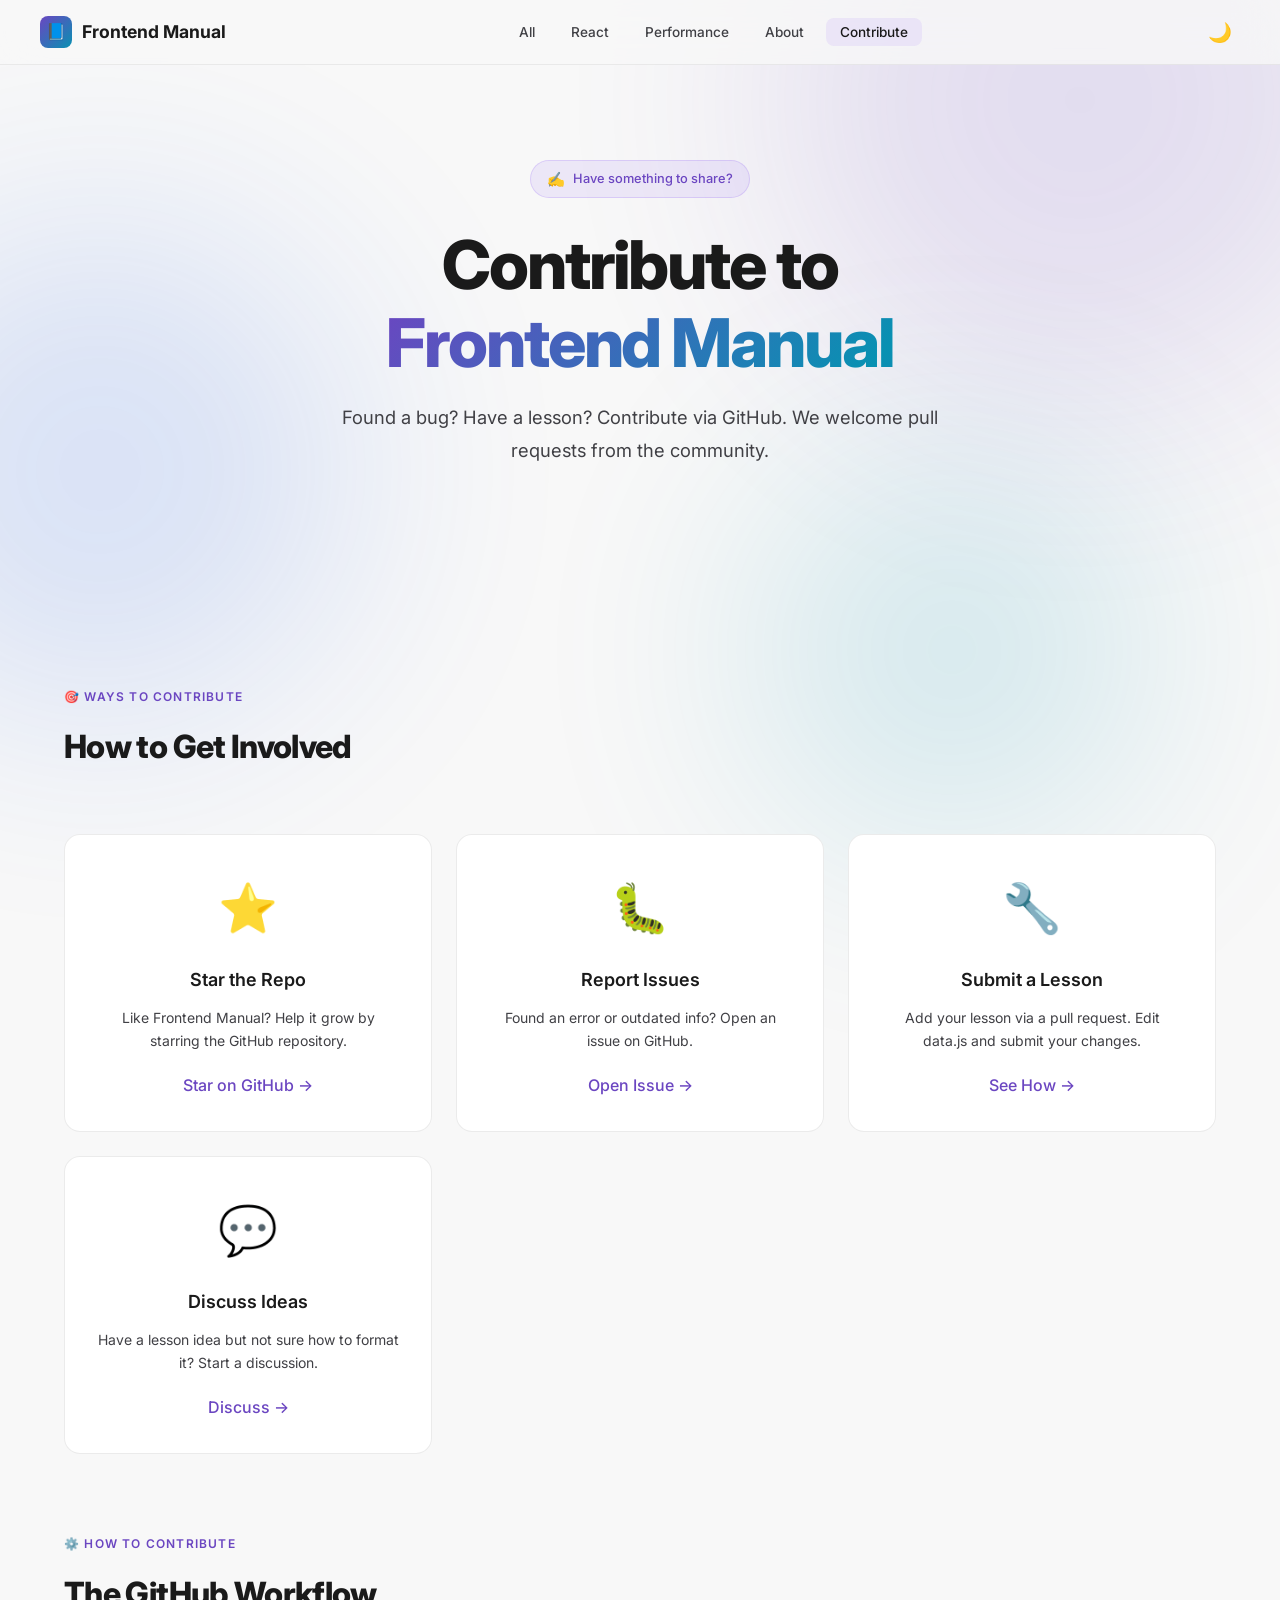
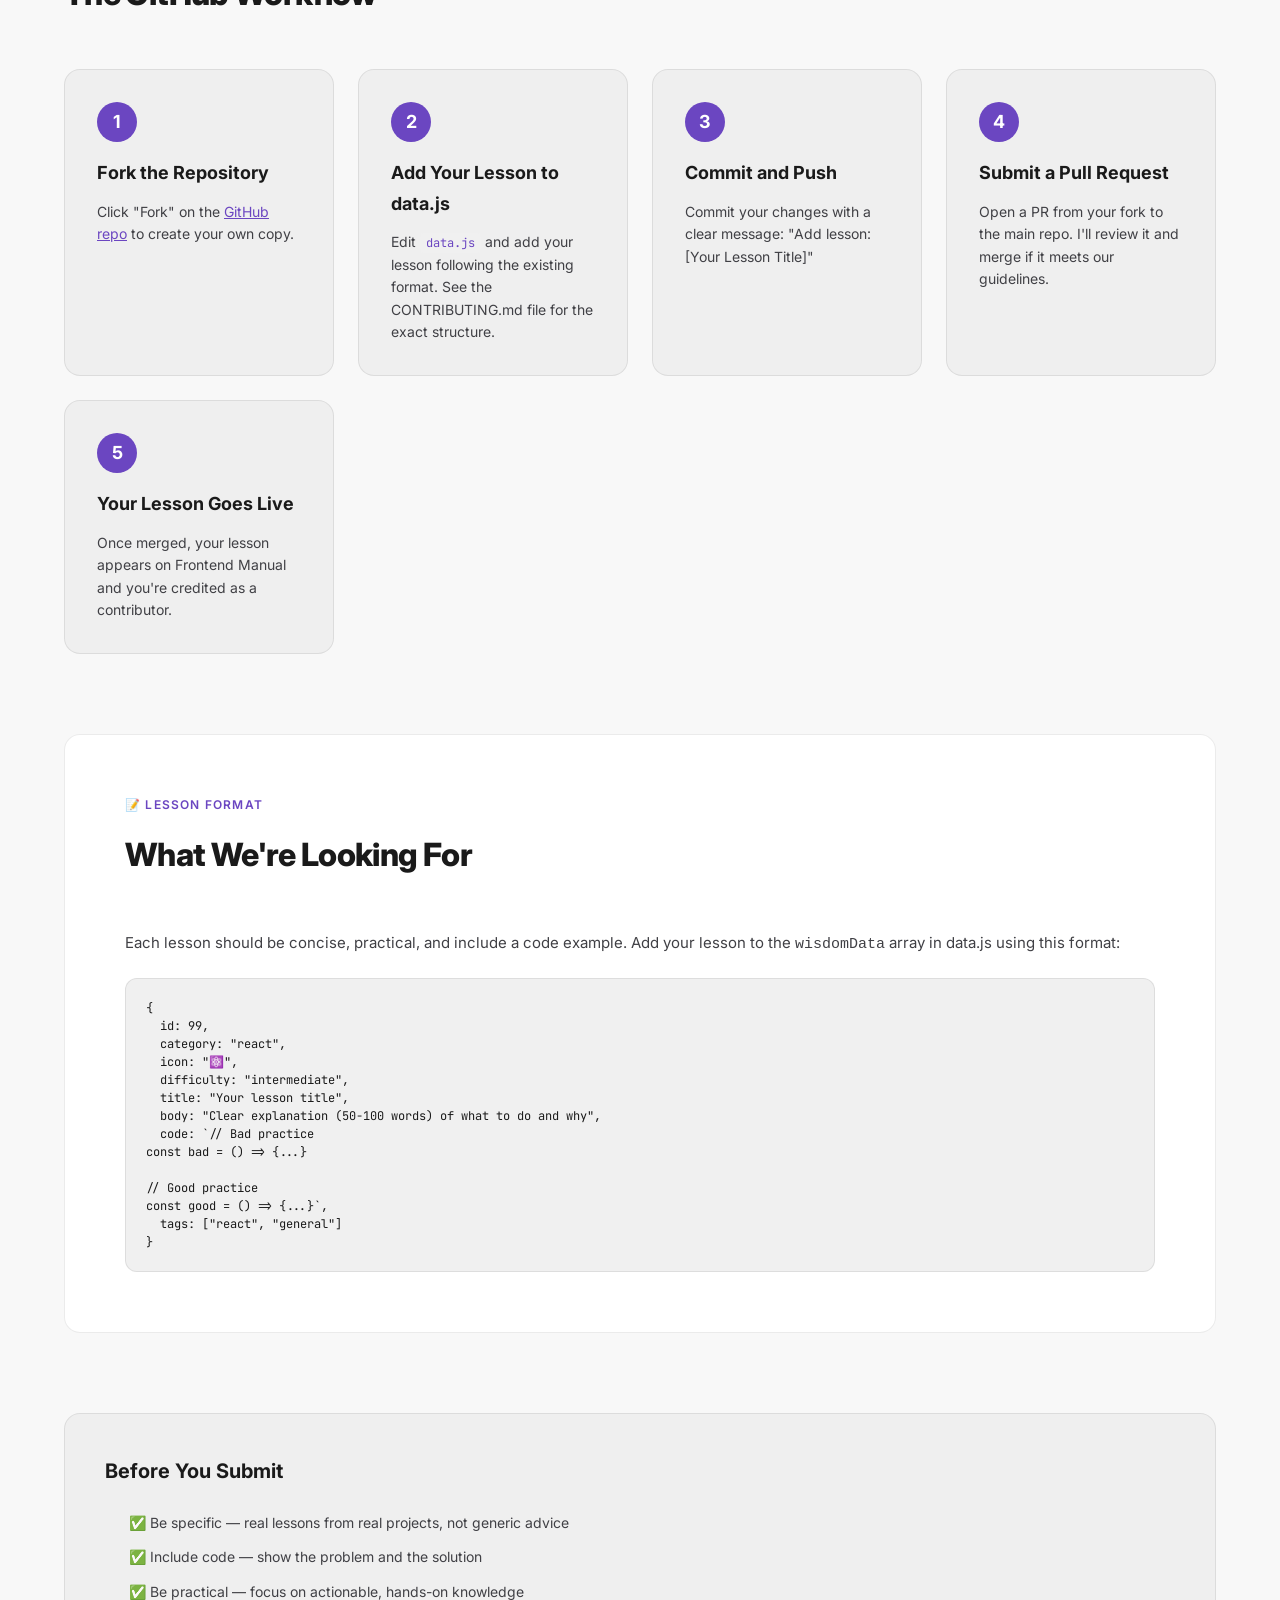
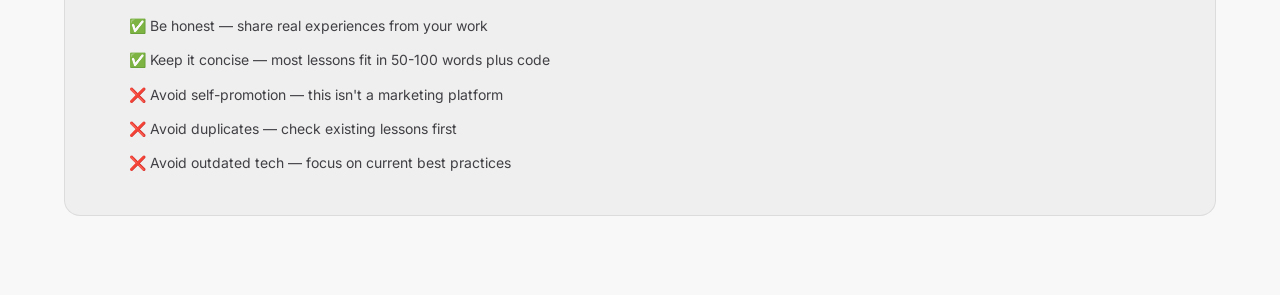
<file: contribute.html>
<!doctype html>
<html lang="en">
  <head>
    <meta charset="UTF-8" />
    <meta name="viewport" content="width=device-width, initial-scale=1.0" />
    <title>Contribute — Frontend Manual</title>
    <meta
      name="description"
      content="Contribute to Frontend Manual via GitHub pull requests."
    />
    <link
      rel="icon"
      href="data:image/svg+xml,<svg xmlns='http://www.w3.org/2000/svg' viewBox='0 0 100 100'><text y='.9em' font-size='90'>📘</text></svg>"
    />
    <link rel="stylesheet" href="styles.css" />
  </head>
  <body>
    <!-- Background Glows -->
    <div class="bg-glow bg-glow--purple"></div>
    <div class="bg-glow bg-glow--blue"></div>
    <div class="bg-glow bg-glow--cyan"></div>

    <!-- Navbar -->
    <nav class="navbar" id="navbar">
      <div class="navbar__inner">
        <a href="index.html" class="navbar__logo">
          <div class="navbar__logo-icon">📘</div>
          Frontend Manual
        </a>
        <ul class="navbar__links">
          <li><a href="index.html">All</a></li>
          <li><a href="index.html">React</a></li>
          <li><a href="index.html">Performance</a></li>
          <li><a href="about.html">About</a></li>
          <li><a href="contribute.html" class="active">Contribute</a></li>
        </ul>
        <button id="theme-toggle" aria-label="Toggle dark mode">🌙</button>
        <button class="navbar__hamburger" id="hamburger" aria-label="Menu">
          ☰
        </button>
      </div>
    </nav>

    <!-- Mobile Menu -->
    <div class="mobile-menu" id="mobile-menu">
      <a href="index.html" data-nav="all">📚 All Wisdom</a>
      <a href="index.html" data-nav="react">⚛️ React Patterns</a>
      <a href="index.html" data-nav="performance">🚀 Performance</a>
      <a href="about.html">About</a>
      <a href="contribute.html">Contribute</a>
    </div>

    <!-- Hero -->
    <header class="hero">
      <div class="hero__badge"><span>✍️</span> Have something to share?</div>
      <h1 class="hero__title">
        Contribute to<br /><span class="gradient-text">Frontend Manual</span>
      </h1>
      <p class="hero__subtitle">
        Found a bug? Have a lesson? Contribute via GitHub. We welcome pull
        requests from the community.
      </p>
    </header>

    <!-- Main Content -->
    <main class="section contribute-section">
      <div class="section__header">
        <div class="section__eyebrow" style="color: var(--accent-purple-light)">
          🎯 Ways to Contribute
        </div>
        <h2 class="section__title">How to Get Involved</h2>
      </div>

      <div class="contribute-grid">
        <!-- Option 1 -->
        <article class="contribute-card">
          <div class="contribute-card__icon">⭐</div>
          <h3 class="contribute-card__title">Star the Repo</h3>
          <p class="contribute-card__text">
            Like Frontend Manual? Help it grow by starring the GitHub
            repository.
          </p>
          <a
            href="https://github.com/divya9936/frontend-manual"
            target="_blank"
            class="contribute-card__link"
            >Star on GitHub →</a
          >
        </article>

        <!-- Option 2 -->
        <article class="contribute-card">
          <div class="contribute-card__icon">🐛</div>
          <h3 class="contribute-card__title">Report Issues</h3>
          <p class="contribute-card__text">
            Found an error or outdated info? Open an issue on GitHub.
          </p>
          <a
            href="https://github.com/divya9936/frontend-manual/issues"
            target="_blank"
            class="contribute-card__link"
            >Open Issue →</a
          >
        </article>

        <!-- Option 3 -->
        <article class="contribute-card">
          <div class="contribute-card__icon">🔧</div>
          <h3 class="contribute-card__title">Submit a Lesson</h3>
          <p class="contribute-card__text">
            Add your lesson via a pull request. Edit data.js and submit your
            changes.
          </p>
          <a
            href="https://github.com/divya9936/frontend-manual/blob/main/CONTRIBUTING.md"
            target="_blank"
            class="contribute-card__link"
            >See How →</a
          >
        </article>

        <!-- Option 4 -->
        <article class="contribute-card">
          <div class="contribute-card__icon">💬</div>
          <h3 class="contribute-card__title">Discuss Ideas</h3>
          <p class="contribute-card__text">
            Have a lesson idea but not sure how to format it? Start a
            discussion.
          </p>
          <a
            href="https://github.com/divya9936/frontend-manual/discussions"
            target="_blank"
            class="contribute-card__link"
            >Discuss →</a
          >
        </article>
      </div>

      <!-- How It Works -->
      <div class="how-it-works">
        <div class="section__header">
          <div
            class="section__eyebrow"
            style="color: var(--accent-purple-light)"
          >
            ⚙️ How to Contribute
          </div>
          <h2 class="section__title">The GitHub Workflow</h2>
        </div>

        <div class="workflow-steps">
          <div class="step">
            <div class="step__number">1</div>
            <h3>Fork the Repository</h3>
            <p>
              Click "Fork" on the
              <a
                href="https://github.com/divya9936/frontend-manual"
                target="_blank"
                style="
                  color: var(--accent-purple-light);
                  text-decoration: underline;
                "
                >GitHub repo</a
              >
              to create your own copy.
            </p>
          </div>

          <div class="step">
            <div class="step__number">2</div>
            <h3>Add Your Lesson to data.js</h3>
            <p>
              Edit <code>data.js</code> and add your lesson following the
              existing format. See the CONTRIBUTING.md file for the exact
              structure.
            </p>
          </div>

          <div class="step">
            <div class="step__number">3</div>
            <h3>Commit and Push</h3>
            <p>
              Commit your changes with a clear message: "Add lesson: [Your
              Lesson Title]"
            </p>
          </div>

          <div class="step">
            <div class="step__number">4</div>
            <h3>Submit a Pull Request</h3>
            <p>
              Open a PR from your fork to the main repo. I'll review it and
              merge if it meets our guidelines.
            </p>
          </div>

          <div class="step">
            <div class="step__number">5</div>
            <h3>Your Lesson Goes Live</h3>
            <p>
              Once merged, your lesson appears on Frontend Manual and you're
              credited as a contributor.
            </p>
          </div>
        </div>
      </div>

      <!-- Lesson Format -->
      <div class="lesson-format">
        <div class="section__header">
          <div
            class="section__eyebrow"
            style="color: var(--accent-purple-light)"
          >
            📝 Lesson Format
          </div>
          <h2 class="section__title">What We're Looking For</h2>
        </div>

        <div class="format-content">
          <p>
            Each lesson should be concise, practical, and include a code
            example. Add your lesson to the <code>wisdomData</code> array in
            data.js using this format:
          </p>
          <pre class="code-block">
{
  id: 99,
  category: "react",
  icon: "⚛️",
  difficulty: "intermediate",
  title: "Your lesson title",
  body: "Clear explanation (50-100 words) of what to do and why",
  code: `// Bad practice
const bad = () => {...}

// Good practice  
const good = () => {...}`,
  tags: ["react", "general"]
}</pre
          >
        </div>
      </div>

      <!-- Guidelines -->
      <div class="guidelines">
        <div class="guidelines__header">
          <h3>Before You Submit</h3>
        </div>
        <ul class="guidelines__list">
          <li>
            ✅ Be specific — real lessons from real projects, not generic advice
          </li>
          <li>✅ Include code — show the problem and the solution</li>
          <li>✅ Be practical — focus on actionable, hands-on knowledge</li>
          <li>✅ Be honest — share real experiences from your work</li>
          <li>
            ✅ Keep it concise — most lessons fit in 50-100 words plus code
          </li>
          <li>❌ Avoid self-promotion — this isn't a marketing platform</li>
          <li>❌ Avoid duplicates — check existing lessons first</li>
          <li>❌ Avoid outdated tech — focus on current best practices</li>
        </ul>
      </div>
    </main>

    <script>
      // Mobile menu toggle
      const hamburger = document.getElementById("hamburger");
      const mobileMenu = document.getElementById("mobile-menu");
      if (hamburger) {
        hamburger.addEventListener("click", () => {
          mobileMenu?.classList.toggle("active");
        });
      }

      // Theme toggle
      const themeToggleBtn = document.getElementById("theme-toggle");
      function initTheme() {
        const savedTheme = localStorage.getItem("theme");
        const prefersDark = window.matchMedia(
          "(prefers-color-scheme: dark)",
        ).matches;
        const theme = savedTheme || (prefersDark ? "dark" : "light");
        setTheme(theme);
      }
      function setTheme(theme) {
        document.documentElement.setAttribute("data-theme", theme);
        localStorage.setItem("theme", theme);
        if (themeToggleBtn) {
          themeToggleBtn.textContent = theme === "dark" ? "☀️" : "🌙";
          themeToggleBtn.setAttribute(
            "aria-label",
            `Switch to ${theme === "dark" ? "light" : "dark"} mode`,
          );
        }
      }
      if (themeToggleBtn) {
        themeToggleBtn.addEventListener("click", () => {
          const currentTheme =
            document.documentElement.getAttribute("data-theme");
          const newTheme = currentTheme === "dark" ? "light" : "dark";
          setTheme(newTheme);
        });
      }
      initTheme();
    </script>

    <style>
      .contribute-section {
        max-width: 1200px;
      }

      .contribute-grid {
        display: grid;
        grid-template-columns: repeat(auto-fit, minmax(280px, 1fr));
        gap: 24px;
        margin: 60px 0;
      }

      .contribute-card {
        background: var(--bg-card);
        border: 1px solid var(--border-card);
        border-radius: var(--radius-lg);
        padding: 32px;
        text-align: center;
        transition: all var(--transition-base);
      }

      .contribute-card:hover {
        background: var(--bg-card-hover);
        border-color: var(--border-hover);
        transform: translateY(-4px);
      }

      .contribute-card__icon {
        font-size: 48px;
        margin-bottom: 16px;
      }

      .contribute-card__title {
        font-size: 18px;
        font-weight: 600;
        margin-bottom: 12px;
        color: var(--text-primary);
      }

      .contribute-card__text {
        font-size: 14px;
        color: var(--text-secondary);
        line-height: 1.6;
        margin-bottom: 20px;
      }

      .contribute-card__link {
        color: var(--accent-purple-light);
        text-decoration: none;
        font-weight: 500;
        transition: color var(--transition-fast);
      }

      .contribute-card__link:hover {
        color: var(--text-on-accent);
      }

      .how-it-works {
        margin: 80px 0;
      }

      .workflow-steps {
        display: grid;
        grid-template-columns: repeat(auto-fit, minmax(250px, 1fr));
        gap: 24px;
        margin-top: 40px;
      }

      .step {
        background: var(--bg-secondary);
        border: 1px solid var(--border-card);
        border-radius: var(--radius-lg);
        padding: 32px;
        position: relative;
      }

      .step__number {
        display: inline-flex;
        align-items: center;
        justify-content: center;
        width: 40px;
        height: 40px;
        background: var(--accent-purple);
        color: var(--text-on-accent);
        border-radius: 50%;
        font-weight: 700;
        margin-bottom: 16px;
        font-size: 18px;
      }

      .step h3 {
        font-size: 18px;
        margin-bottom: 12px;
        color: var(--text-primary);
      }

      .step p {
        color: var(--text-secondary);
        font-size: 14px;
        line-height: 1.6;
        margin: 0;
      }

      .step a {
        color: var(--accent-purple-light);
        text-decoration: none;
      }

      .step a:hover {
        text-decoration: underline;
      }

      .step code {
        background: var(--bg-code);
        padding: 2px 6px;
        border-radius: 4px;
        font-family: var(--font-mono);
        font-size: 12px;
        color: var(--text-accent);
      }

      .lesson-format {
        background: var(--bg-card);
        border: 1px solid var(--border-card);
        border-radius: var(--radius-lg);
        padding: 60px;
        margin: 80px 0;
      }

      .format-content {
        margin-top: 32px;
      }

      .format-content p {
        color: var(--text-secondary);
        margin-bottom: 20px;
        font-size: 15px;
      }

      .code-block {
        background: var(--bg-code);
        border: 1px solid var(--border-card);
        border-radius: var(--radius-md);
        padding: 20px;
        overflow-x: auto;
        font-family: var(--font-mono);
        font-size: 12px;
        color: var(--text-primary);
        line-height: 1.5;
        margin: 0;
      }

      .guidelines {
        background: var(--bg-secondary);
        border: 1px solid var(--border-card);
        border-radius: var(--radius-lg);
        padding: 40px;
        margin-top: 60px;
      }

      .guidelines__header {
        margin-bottom: 24px;
      }

      .guidelines__header h3 {
        font-size: 20px;
        color: var(--text-primary);
      }

      .guidelines__list {
        list-style: none;
        display: flex;
        flex-direction: column;
        gap: 12px;
      }

      .guidelines__list li {
        color: var(--text-secondary);
        line-height: 1.6;
        padding-left: 24px;
        position: relative;
        font-size: 14px;
      }

      @media (max-width: 768px) {
        .contribute-grid {
          grid-template-columns: 1fr;
        }

        .lesson-format {
          padding: 32px;
        }

        .guidelines {
          padding: 24px;
        }

        .workflow-steps {
          grid-template-columns: 1fr;
        }
      }
    </style>
  </body>
</html>
</file>
<file: styles.css>
@import url('https://fonts.googleapis.com/css2?family=Inter:wght@300;400;500;600;700;800;900&family=JetBrains+Mono:wght@400;500;600&display=swap');

/* --- CSS Custom Properties --- */
:root {
  --bg-primary: #0a0a0f;
  --bg-secondary: #12121a;
  --bg-card: #16161f;
  --bg-card-hover: #1c1c28;
  --bg-code: #1e1e2e;
  --bg-tag: rgba(139, 92, 246, 0.12);

  --text-primary: #e8e8ed;
  --text-secondary: #b8c4d8;
  --text-muted: #95a6ba;
  --text-accent: #a78bfa;
  --text-on-accent: #ffffff;

  --accent-purple: #8b5cf6;
  --accent-purple-light: #a78bfa;
  --accent-blue: #3b82f6;
  --accent-cyan: #06b6d4;
  --accent-green: #10b981;
  --accent-amber: #f59e0b;
  --accent-rose: #f43f5e;
  --accent-orange: #f97316;
  --accent-pink: #ec4899;
  --accent-teal: #14b8a6;

  --border-subtle: rgba(255, 255, 255, 0.06);
  --border-card: rgba(255, 255, 255, 0.08);
  --border-hover: rgba(139, 92, 246, 0.3);

  --shadow-sm: 0 1px 2px rgba(0, 0, 0, 0.3);
  --shadow-md: 0 4px 12px rgba(0, 0, 0, 0.4);
  --shadow-lg: 0 8px 32px rgba(0, 0, 0, 0.5);
  --shadow-glow: 0 0 40px rgba(139, 92, 246, 0.1);

  --radius-sm: 8px;
  --radius-md: 12px;
  --radius-lg: 16px;
  --radius-xl: 24px;

  --font-sans: 'Inter', -apple-system, BlinkMacSystemFont, sans-serif;
  --font-mono: 'JetBrains Mono', 'Fira Code', monospace;

  --transition-fast: 150ms ease;
  --transition-base: 250ms ease;
  --transition-slow: 400ms cubic-bezier(0.4, 0, 0.2, 1);
}

/* --- Light Mode --- */
[data-theme="light"] {
  --bg-primary: #f8f8f8;
  --bg-secondary: #efefef;
  --bg-card: #ffffff;
  --bg-card-hover: #f5f5f5;
  --bg-code: #f0f0f0;
  --bg-tag: rgba(139, 92, 246, 0.08);

  --text-primary: #1a1a1a;
  --text-secondary: #404045;
  --text-muted: #555555;
  --text-accent: #6b46c1;
  --text-on-accent: #ffffff;

  --accent-purple: #6b46c1;
  --accent-purple-light: #6b46c1;
  --accent-blue: #2563eb;
  --accent-cyan: #0891b2;

  --border-subtle: rgba(0, 0, 0, 0.06);
  --border-card: rgba(0, 0, 0, 0.08);
  --border-hover: rgba(139, 92, 246, 0.2);

  --shadow-sm: 0 1px 2px rgba(0, 0, 0, 0.04);
  --shadow-md: 0 4px 12px rgba(0, 0, 0, 0.08);
  --shadow-lg: 0 8px 32px rgba(0, 0, 0, 0.1);
  --shadow-glow: 0 0 40px rgba(139, 92, 246, 0.05);
}

/* --- Reset & Base --- */
*, *::before, *::after {
  box-sizing: border-box;
  margin: 0;
  padding: 0;
}

html {
  scroll-behavior: smooth;
  scroll-padding-top: 100px;
}

body {
  font-family: var(--font-sans);
  background: var(--bg-primary);
  color: var(--text-primary);
  line-height: 1.7;
  -webkit-font-smoothing: antialiased;
  -moz-osx-font-smoothing: grayscale;
  overflow-x: hidden;
}

::selection {
  background: rgba(139, 92, 246, 0.3);
  color: var(--text-on-accent);
}

/* --- Scrollbar --- */
::-webkit-scrollbar { width: 6px; }
::-webkit-scrollbar-track { background: var(--bg-primary); }
::-webkit-scrollbar-thumb {
  background: rgba(139, 92, 246, 0.3);
  border-radius: 3px;
}
::-webkit-scrollbar-thumb:hover { background: rgba(139, 92, 246, 0.5); }

/* --- Background Gradient Orbs --- */
.bg-glow {
  position: fixed;
  border-radius: 50%;
  filter: blur(120px);
  opacity: 0.15;
  pointer-events: none;
  z-index: 0;
}
.bg-glow--purple {
  width: 600px; height: 600px;
  background: var(--accent-purple);
  top: -200px; right: -100px;
}
.bg-glow--blue {
  width: 500px; height: 500px;
  background: var(--accent-blue);
  bottom: 20%; left: -150px;
}
.bg-glow--cyan {
  width: 400px; height: 400px;
  background: var(--accent-cyan);
  top: 50%; right: 10%;
}

/* --- Navigation --- */
.navbar {
  position: fixed;
  top: 0; left: 0; right: 0;
  z-index: 1000;
  padding: 0 24px;
  background: color-mix(in srgb, var(--bg-primary) 80%, transparent);
  backdrop-filter: blur(20px);
  border-bottom: 1px solid var(--border-subtle);
  transition: var(--transition-base);
}
.navbar__inner {
  max-width: 1200px;
  margin: 0 auto;
  display: flex;
  align-items: center;
  justify-content: space-between;
  height: 64px;
}
.navbar__logo {
  display: flex;
  align-items: center;
  gap: 10px;
  text-decoration: none;
  color: var(--text-primary);
  font-weight: 700;
  font-size: 1.1rem;
}
.navbar__logo-icon {
  width: 32px; height: 32px;
  background: linear-gradient(135deg, var(--accent-purple), var(--accent-cyan));
  border-radius: var(--radius-sm);
  display: flex;
  align-items: center;
  justify-content: center;
  font-size: 1rem;
}
.navbar__links {
  display: flex;
  gap: 8px;
  list-style: none;
}
.navbar__links a {
  text-decoration: none;
  color: var(--text-secondary);
  font-size: 0.85rem;
  font-weight: 500;
  padding: 6px 14px;
  border-radius: var(--radius-sm);
  transition: var(--transition-fast);
}
.navbar__links a:hover,
.navbar__links a.active {
  color: var(--text-primary);
  background: rgba(139, 92, 246, 0.1);
}
.navbar__search {
  position: relative;
}
.navbar__search input {
  background: rgba(255, 255, 255, 0.05);
  border: 1px solid var(--border-subtle);
  border-radius: var(--radius-sm);
  padding: 8px 14px 8px 36px;
  color: var(--text-primary);
  font-family: var(--font-sans);
  font-size: 0.85rem;
  width: 220px;
  outline: none;
  transition: var(--transition-base);
}
.navbar__search input::placeholder { color: var(--text-muted); }
.navbar__search input:focus {
  border-color: var(--accent-purple);
  background: rgba(139, 92, 246, 0.05);
  width: 280px;
}
.navbar__search-icon {
  position: absolute;
  left: 12px; top: 50%;
  transform: translateY(-50%);
  color: var(--text-muted);
  font-size: 0.85rem;
}
.navbar__hamburger {
  display: none;
  background: none;
  border: none;
  color: var(--text-primary);
  font-size: 1.5rem;
  cursor: pointer;
}
#theme-toggle {
  background: none;
  border: none;
  color: var(--text-primary);
  font-size: 1.2rem;
  cursor: pointer;
  padding: 8px;
  border-radius: var(--radius-sm);
  transition: var(--transition-fast);
  display: flex;
  align-items: center;
}
#theme-toggle:hover {
  background: rgba(139, 92, 246, 0.1);
}

/* --- Hero Section --- */
.hero {
  position: relative;
  padding: 160px 24px 100px;
  text-align: center;
  overflow: hidden;
}
.hero__badge {
  display: inline-flex;
  align-items: center;
  gap: 8px;
  padding: 6px 16px;
  background: rgba(139, 92, 246, 0.1);
  border: 1px solid rgba(139, 92, 246, 0.2);
  border-radius: 100px;
  font-size: 0.8rem;
  font-weight: 500;
  color: var(--accent-purple-light);
  margin-bottom: 28px;
  animation: fadeInUp 0.6s ease;
}
.hero__badge span { font-size: 0.9rem; }
.hero__title {
  font-size: clamp(2.5rem, 6vw, 4.2rem);
  font-weight: 800;
  line-height: 1.15;
  margin-bottom: 20px;
  letter-spacing: -0.03em;
  animation: fadeInUp 0.6s ease 0.1s both;
}
.hero__title .gradient-text {
  background: linear-gradient(135deg, var(--accent-purple-light), var(--accent-cyan), var(--accent-purple-light));
  background-size: 200% auto;
  -webkit-background-clip: text;
  -webkit-text-fill-color: transparent;
  background-clip: text;
  animation: shimmer 4s linear infinite;
}
.hero__subtitle {
  font-size: 1.15rem;
  color: var(--text-secondary);
  max-width: 640px;
  margin: 0 auto 40px;
  line-height: 1.8;
  font-weight: 400;
  animation: fadeInUp 0.6s ease 0.2s both;
}
.hero__stats {
  display: flex;
  justify-content: center;
  gap: 48px;
  animation: fadeInUp 0.6s ease 0.3s both;
}
.hero__stat {
  text-align: center;
}
.hero__stat-number {
  font-size: 2rem;
  font-weight: 800;
  color: var(--accent-purple-light);
}
.hero__stat-label {
  font-size: 0.8rem;
  color: var(--text-muted);
  text-transform: uppercase;
  letter-spacing: 0.08em;
  margin-top: 4px;
}

/* --- Section --- */
.section {
  position: relative;
  z-index: 1;
  padding: 80px 24px;
  max-width: 1200px;
  margin: 0 auto;
}
.section__header {
  margin-bottom: 48px;
}
.section__eyebrow {
  font-size: 0.75rem;
  text-transform: uppercase;
  letter-spacing: 0.1em;
  font-weight: 600;
  margin-bottom: 12px;
}
.section__title {
  font-size: 2rem;
  font-weight: 800;
  letter-spacing: -0.02em;
  margin-bottom: 12px;
}
.section__desc {
  color: var(--text-secondary);
  font-size: 1rem;
  max-width: 600px;
}

/* --- Filter Tabs --- */
.filter-bar {
  position: sticky;
  top: 64px;
  z-index: 100;
  background: color-mix(in srgb, var(--bg-primary) 85%, transparent);
  backdrop-filter: blur(16px);
  border-bottom: 1px solid var(--border-subtle);
  padding: 12px 24px;
}
.filter-bar__inner {
  max-width: 1200px;
  margin: 0 auto;
  display: flex;
  gap: 8px;
  overflow-x: auto;
  -ms-overflow-style: none;
  scrollbar-width: none;
}
.filter-bar__inner::-webkit-scrollbar { display: none; }
.filter-btn {
  flex-shrink: 0;
  padding: 8px 18px;
  border-radius: 100px;
  border: 1px solid var(--border-subtle);
  background: transparent;
  color: var(--text-secondary);
  font-family: var(--font-sans);
  font-size: 0.82rem;
  font-weight: 500;
  cursor: pointer;
  transition: var(--transition-fast);
  white-space: nowrap;
}
.filter-btn:hover {
  border-color: var(--border-hover);
  color: var(--text-primary);
}
.filter-btn.active {
  background: var(--accent-purple);
  border-color: var(--accent-purple);
  color: var(--text-on-accent);
}
.filter-btn .emoji { margin-right: 6px; }

/* --- Wisdom Cards --- */
.cards-grid {
  display: grid;
  grid-template-columns: repeat(auto-fill, minmax(360px, 1fr));
  gap: 20px;
}
.wisdom-card {
  background: var(--bg-card);
  border: 1px solid var(--border-card);
  border-radius: var(--radius-lg);
  padding: 28px;
  transition: var(--transition-slow);
  cursor: default;
  position: relative;
  overflow: hidden;
}
.wisdom-card::before {
  content: '';
  position: absolute;
  top: 0; left: 0; right: 0;
  height: 3px;
  background: var(--card-accent, var(--accent-purple));
  opacity: 0;
  transition: var(--transition-base);
}
.wisdom-card:hover {
  border-color: var(--border-hover);
  background: var(--bg-card-hover);
  transform: translateY(-2px);
  box-shadow: var(--shadow-glow);
}
.wisdom-card:hover::before { opacity: 1; }

.wisdom-card__header {
  display: flex;
  align-items: flex-start;
  gap: 14px;
  margin-bottom: 16px;
}
.wisdom-card__icon {
  width: 42px; height: 42px;
  border-radius: var(--radius-md);
  display: flex;
  align-items: center;
  justify-content: center;
  font-size: 1.2rem;
  flex-shrink: 0;
  background: var(--icon-bg, rgba(139, 92, 246, 0.12));
}
.wisdom-card__title {
  font-size: 1.05rem;
  font-weight: 700;
  line-height: 1.4;
  color: var(--text-primary);
}
.wisdom-card__category {
  font-size: 0.7rem;
  font-weight: 600;
  text-transform: uppercase;
  letter-spacing: 0.08em;
  color: var(--card-accent, var(--accent-purple));
  margin-top: 4px;
}
.wisdom-card__body {
  margin-bottom: 18px;
}
.wisdom-card__body p {
  color: var(--text-secondary);
  font-size: 0.92rem;
  line-height: 1.75;
}
.wisdom-card__code {
  background: var(--bg-code);
  border-radius: var(--radius-sm);
  padding: 16px;
  margin-top: 14px;
  overflow-x: auto;
  border: 1px solid var(--border-subtle);
}
.wisdom-card__code pre {
  font-family: var(--font-mono);
  font-size: 0.8rem;
  line-height: 1.7;
  color: var(--text-secondary);
}
.wisdom-card__code .code-good { color: var(--accent-green); }
.wisdom-card__code .code-bad { color: var(--accent-rose); }
.wisdom-card__code .code-comment { color: var(--text-muted); font-style: italic; }

.wisdom-card__tags {
  display: flex;
  flex-wrap: wrap;
  gap: 6px;
}
.tag {
  padding: 4px 10px;
  border-radius: 100px;
  font-size: 0.7rem;
  font-weight: 500;
  background: var(--bg-tag);
  color: var(--accent-purple-light);
  border: 1px solid rgba(139, 92, 246, 0.1);
}
.tag--react {
  background: rgba(6, 182, 212, 0.1);
  color: var(--accent-cyan);
  border-color: rgba(6, 182, 212, 0.15);
}
.tag--general {
  background: rgba(16, 185, 129, 0.1);
  color: var(--accent-green);
  border-color: rgba(16, 185, 129, 0.15);
}

/* --- Difficulty Badge --- */
.difficulty {
  display: inline-flex;
  align-items: center;
  gap: 4px;
  font-size: 0.68rem;
  font-weight: 600;
  text-transform: uppercase;
  letter-spacing: 0.06em;
  padding: 3px 8px;
  border-radius: 4px;
  margin-top: 4px;
}
.difficulty--beginner {
  background: rgba(16, 185, 129, 0.1);
  color: var(--accent-green);
}
.difficulty--intermediate {
  background: rgba(245, 158, 11, 0.1);
  color: var(--accent-amber);
}
.difficulty--advanced {
  background: rgba(244, 63, 94, 0.1);
  color: var(--accent-rose);
}

/* --- Footer --- */
.footer {
  position: relative;
  z-index: 1;
  text-align: center;
  padding: 60px 24px;
  border-top: 1px solid var(--border-subtle);
  margin-top: 60px;
}
.footer__text {
  color: var(--text-muted);
  font-size: 0.85rem;
}
.footer__text a {
  color: var(--accent-purple-light);
  text-decoration: none;
}
.footer__heart { color: var(--accent-rose); }

/* --- Animations --- */
@keyframes fadeInUp {
  from { opacity: 0; transform: translateY(24px); }
  to { opacity: 1; transform: translateY(0); }
}
@keyframes shimmer {
  0% { background-position: 0% center; }
  100% { background-position: 200% center; }
}
@keyframes cardEntrance {
  from { opacity: 0; transform: translateY(20px) scale(0.98); }
  to { opacity: 1; transform: translateY(0) scale(1); }
}
.wisdom-card {
  animation: cardEntrance 0.5s ease both;
}

/* --- No Results --- */
.no-results {
  text-align: center;
  padding: 80px 24px;
  grid-column: 1 / -1;
}
.no-results__icon { font-size: 3rem; margin-bottom: 16px; }
.no-results__text {
  color: var(--text-secondary);
  font-size: 1.1rem;
}

/* --- Responsive --- */
@media (max-width: 768px) {
  .navbar__links { display: none; }
  .navbar__hamburger { display: block; }
  .navbar__search input { width: 160px; }
  .navbar__search input:focus { width: 180px; }

  .hero { padding: 130px 20px 60px; }
  .hero__stats { gap: 28px; }
  .hero__stat-number { font-size: 1.5rem; }

  .cards-grid {
    grid-template-columns: 1fr;
  }

  .section { padding: 50px 16px; }

  .filter-bar { padding: 10px 16px; }
}

@media (max-width: 480px) {
  .hero__title { font-size: 2rem; }
  .hero__subtitle { font-size: 1rem; }
  .hero__stats { flex-direction: column; gap: 16px; }
  .wisdom-card { padding: 20px; }
  .navbar__search { display: none; }
  #theme-toggle { display: none; }
}

/* --- Mobile Menu --- */
.mobile-menu {
  display: none;
  position: fixed;
  top: 64px; left: 0; right: 0; bottom: 0;
  background: color-mix(in srgb, var(--bg-primary) 95%, transparent);
  backdrop-filter: blur(20px);
  z-index: 999;
  padding: 24px;
  overflow-y: auto;
}
.mobile-menu.open { display: flex; flex-direction: column; gap: 8px; }
.mobile-menu a {
  display: block;
  padding: 14px 18px;
  color: var(--text-secondary);
  text-decoration: none;
  font-size: 1rem;
  font-weight: 500;
  border-radius: var(--radius-sm);
  transition: var(--transition-fast);
}
.mobile-menu a:hover {
  color: var(--text-primary);
  background: rgba(139, 92, 246, 0.1);
}

/* --- Scroll to top --- */
.scroll-top {
  position: fixed;
  bottom: 30px; right: 30px;
  width: 44px; height: 44px;
  border-radius: 50%;
  background: var(--accent-purple);
  color: var(--text-on-accent);
  border: none;
  font-size: 1.2rem;
  cursor: pointer;
  display: flex;
  align-items: center;
  justify-content: center;
  opacity: 0;
  transform: translateY(20px);
  transition: var(--transition-base);
  z-index: 100;
  box-shadow: 0 4px 20px rgba(139, 92, 246, 0.3);
}
.scroll-top.visible {
  opacity: 1;
  transform: translateY(0);
}
.scroll-top:hover {
  transform: translateY(-2px);
  box-shadow: 0 6px 24px rgba(139, 92, 246, 0.5);
}

/* --- Category colors --- */
[data-category="data-integrity"] { --card-accent: #8b5cf6; --icon-bg: rgba(139, 92, 246, 0.12); }
[data-category="api-network"] { --card-accent: #3b82f6; --icon-bg: rgba(59, 130, 246, 0.12); }
[data-category="state-management"] { --card-accent: #06b6d4; --icon-bg: rgba(6, 182, 212, 0.12); }
[data-category="performance"] { --card-accent: #f59e0b; --icon-bg: rgba(245, 158, 11, 0.12); }
[data-category="css-layout"] { --card-accent: #ec4899; --icon-bg: rgba(236, 72, 153, 0.12); }
[data-category="react"] { --card-accent: #06b6d4; --icon-bg: rgba(6, 182, 212, 0.12); }
[data-category="env-config"] { --card-accent: #a855f7; --icon-bg: rgba(168, 85, 247, 0.12); }
[data-category="code-hygiene"] { --card-accent: #84cc16; --icon-bg: rgba(132, 204, 22, 0.12); }
[data-category="debugging"] { --card-accent: #10b981; --icon-bg: rgba(16, 185, 129, 0.12); }
[data-category="security"] { --card-accent: #f43f5e; --icon-bg: rgba(244, 63, 94, 0.12); }
[data-category="architecture"] { --card-accent: #f97316; --icon-bg: rgba(249, 115, 22, 0.12); }
[data-category="ux-engineering"] { --card-accent: #14b8a6; --icon-bg: rgba(20, 184, 166, 0.12); }
</file>
